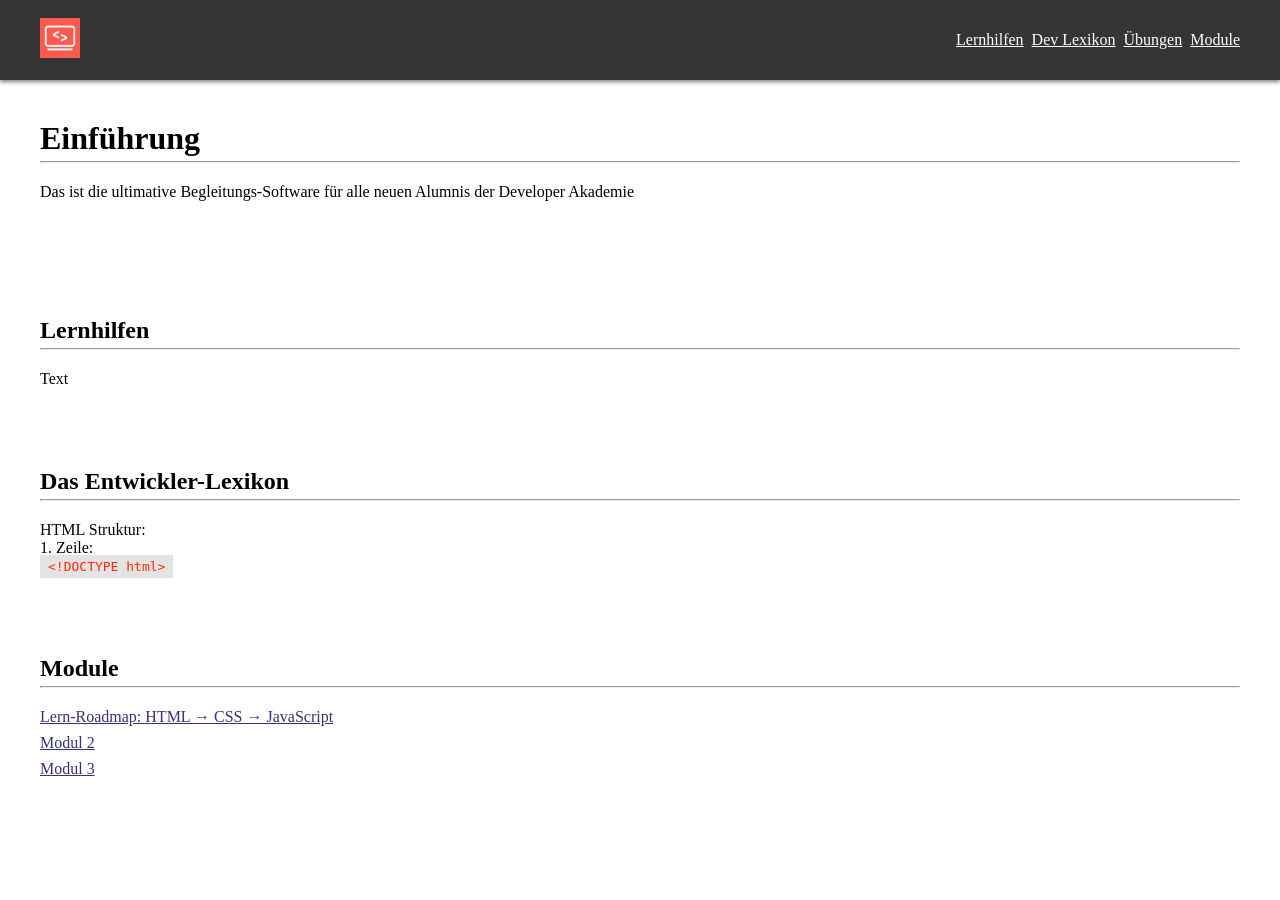
<file: index.html>
<!DOCTYPE html>
<html lang="de">

<head>
    <meta charset="UTF-8">
    <meta name="viewport" content="width=device-width, initial-scale=1.0">
    <title>
        Developer Akademie Companion
    </title>
    <link rel="stylesheet" href="styles.css">
</head>

<body>

    <header>
        <nav>
            <div class="logo">
                <a>
                    <img src="/img/da-logo.jpeg">
                </a>
            </div>
            <ul class="nav-links">
                <li><a href="#best-practices">Lernhilfen</a></li>
                <li><a href="#lexikon">Dev Lexikon</a></li>

                <li><a href="#exercises">Übungen</a></li>
                <li><a href="#modules">Module</a></li>
            </ul>
        </nav>
    </header>
    <main>
        <section>
            <h1>Einführung</h1>
            <hr>
            <p>Das ist die ultimative Begleitungs-Software für alle neuen Alumnis der Developer Akademie</p>
            <br>
            <br>

        </section>
        <section>
            <h2>
                Lernhilfen
            </h2>
            <hr>
            <p>Text</p>
        </section>
        <section>
            <h2>
                Das Entwickler-Lexikon
            </h2>
            <hr>
            <p>HTML Struktur:</p>
            <p>1. Zeile:</p>
            <code>&lt;!DOCTYPE html&gt;</code>
        </section>
        <section id="modules">
            <h2>
                Module
            </h2>
            <hr>
            <ul class="module-list">
                <li><a href="Roadmap/roadmap.html">Lern-Roadmap: HTML → CSS → JavaScript</a></li>
                <li><a href="Modul 2/module-2.html">Modul 2</a></li>
                <li><a href="Module 3/module-3.html">Modul 3</a></li>
            </ul>
        </section>

    </main>


</body>

</html>
</file>
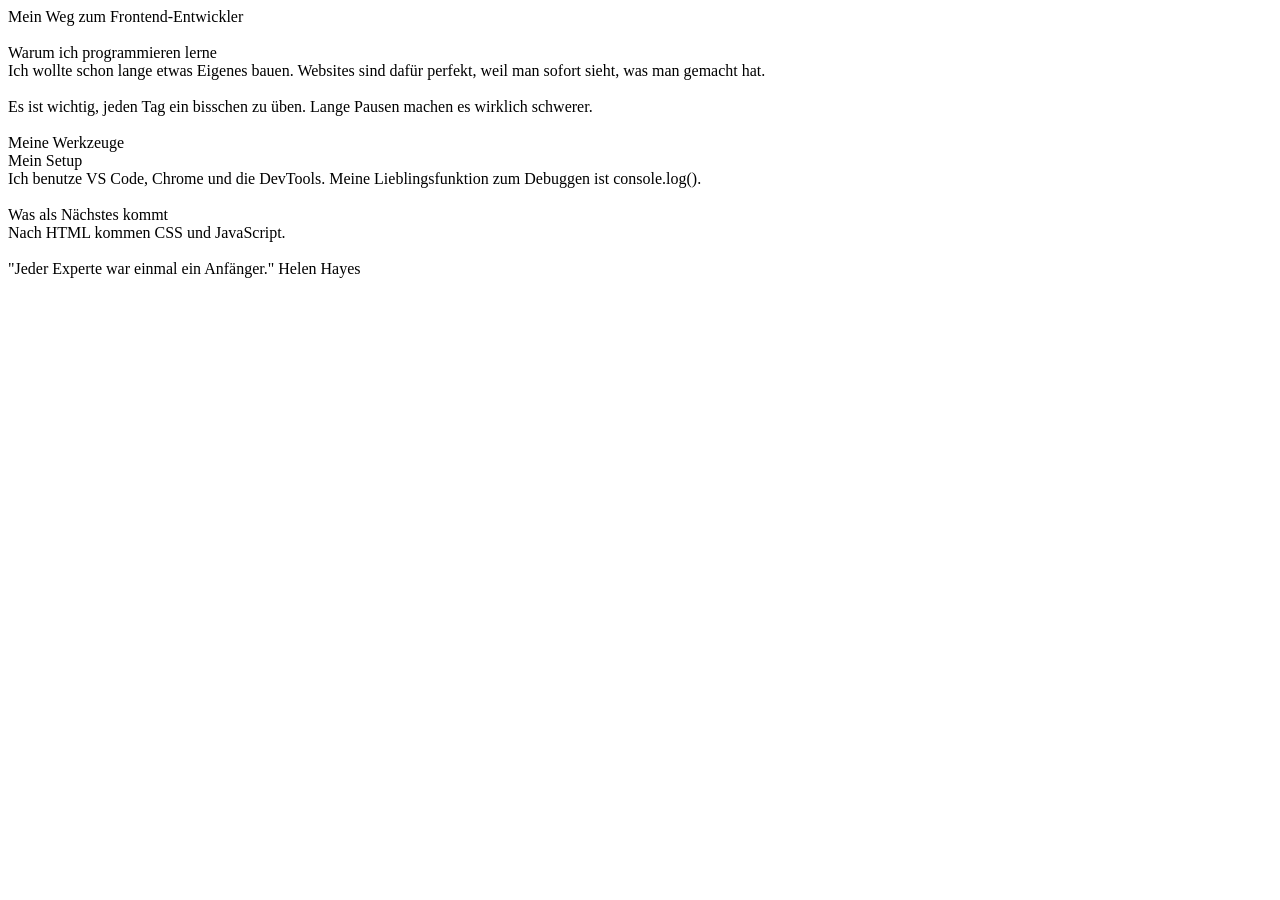
<file: uebungen/html/02-text-struktur/index.html>
<!DOCTYPE html>
<html lang="de">
<head>
    <meta charset="UTF-8">
    <meta name="viewport" content="width=device-width, initial-scale=1.0">
    <title>Challenge 02 · Text-Struktur</title>
</head>
<body>
    <!-- Strukturiere diesen Text. Ändere die Wörter nicht, nur die Tags. -->
    <div>
        Mein Weg zum Frontend-Entwickler
        <br><br>
        Warum ich programmieren lerne
        <br>
        Ich wollte schon lange etwas Eigenes bauen. Websites sind dafür perfekt, weil man sofort sieht, was man gemacht hat.
        <br><br>
        Es ist wichtig, jeden Tag ein bisschen zu üben. Lange Pausen machen es wirklich schwerer.
        <br><br>
        Meine Werkzeuge
        <br>
        Mein Setup
        <br>
        Ich benutze VS Code, Chrome und die DevTools. Meine Lieblingsfunktion zum Debuggen ist console.log().
        <br><br>
        Was als Nächstes kommt
        <br>
        Nach HTML kommen CSS und JavaScript.
        <br><br>
        "Jeder Experte war einmal ein Anfänger." Helen Hayes
    </div>
</body>
</html>
</file>
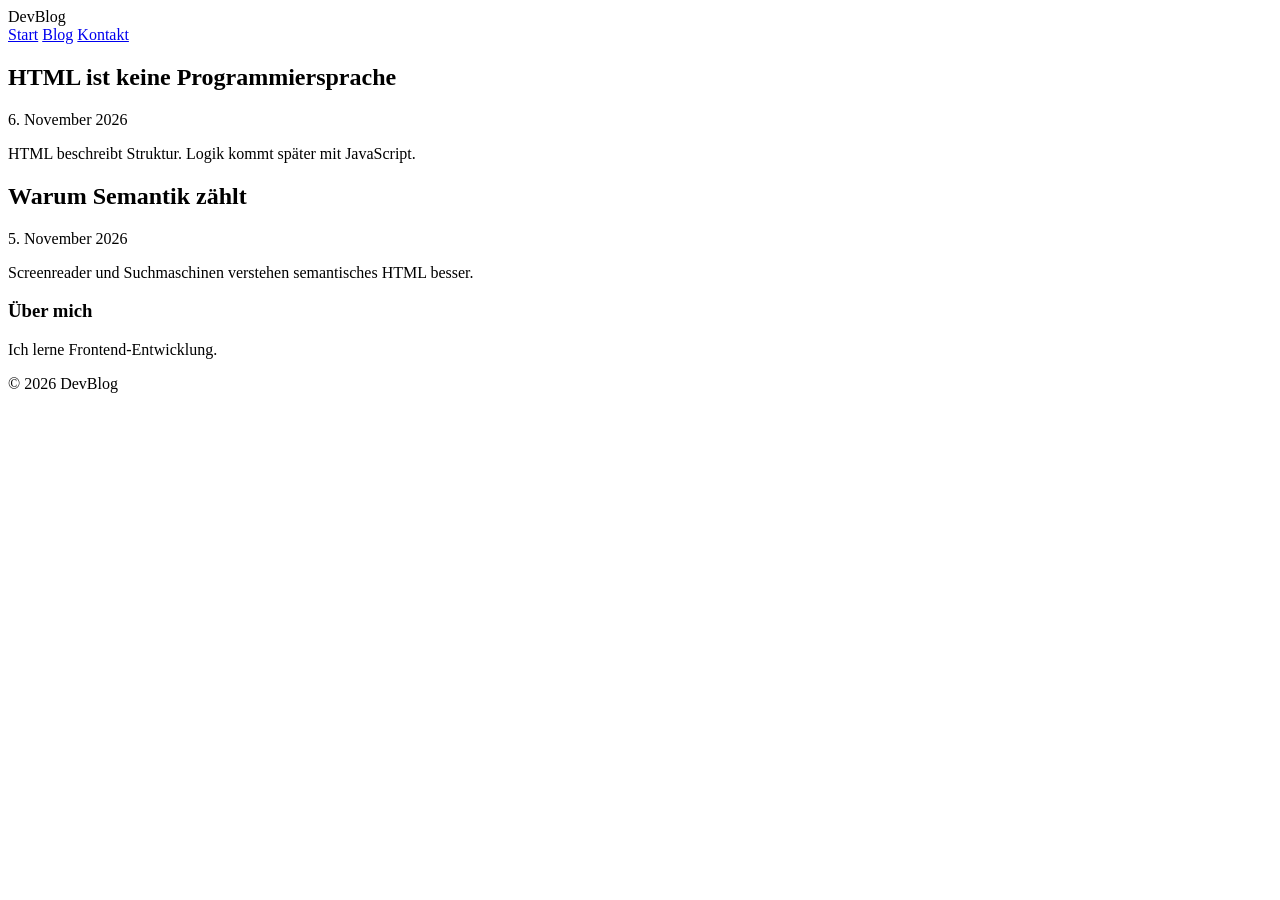
<file: uebungen/html/03-semantik/index.html>
<!DOCTYPE html>
<html lang="de">
<head>
    <meta charset="UTF-8">
    <meta name="viewport" content="width=device-width, initial-scale=1.0">
    <title>Challenge 03 · Semantik</title>
</head>
<body>
    <div class="header">
        <div class="logo">DevBlog</div>
        <div class="navigation">
            <a href="#">Start</a>
            <a href="#">Blog</a>
            <a href="#">Kontakt</a>
        </div>
    </div>

    <div class="main-content">
        <div class="post">
            <div class="post-header">
                <h2>HTML ist keine Programmiersprache</h2>
                <div class="date">6. November 2026</div>
            </div>
            <p>HTML beschreibt Struktur. Logik kommt später mit JavaScript.</p>
        </div>

        <div class="post">
            <div class="post-header">
                <h2>Warum Semantik zählt</h2>
                <div class="date">5. November 2026</div>
            </div>
            <p>Screenreader und Suchmaschinen verstehen semantisches HTML besser.</p>
        </div>
    </div>

    <div class="sidebar">
        <h3>Über mich</h3>
        <p>Ich lerne Frontend-Entwicklung.</p>
    </div>

    <div class="footer">
        <p>&copy; 2026 DevBlog</p>
    </div>
</body>
</html>
</file>
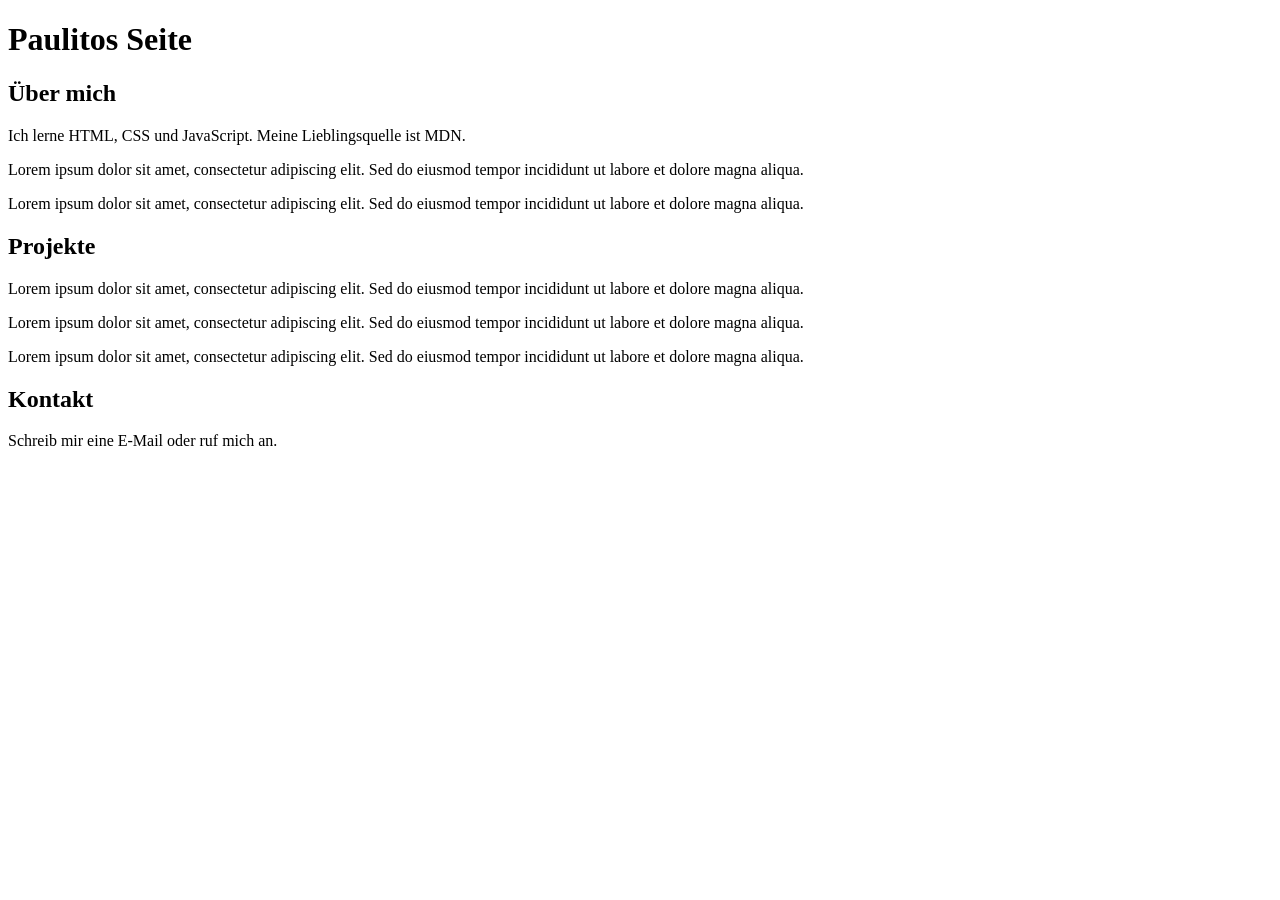
<file: uebungen/html/04-links/index.html>
<!DOCTYPE html>
<html lang="de">
<head>
    <meta charset="UTF-8">
    <meta name="viewport" content="width=device-width, initial-scale=1.0">
    <title>Challenge 04 · Links</title>
</head>
<body>
    <header>
        <h1>Paulitos Seite</h1>
        <!-- Navigation hierher -->
    </header>

    <main>
        <section>
            <h2>Über mich</h2>
            <p>Ich lerne HTML, CSS und JavaScript. Meine Lieblingsquelle ist MDN.</p>
            <p>Lorem ipsum dolor sit amet, consectetur adipiscing elit. Sed do eiusmod tempor incididunt ut labore et dolore magna aliqua.</p>
            <p>Lorem ipsum dolor sit amet, consectetur adipiscing elit. Sed do eiusmod tempor incididunt ut labore et dolore magna aliqua.</p>
        </section>

        <section>
            <h2>Projekte</h2>
            <p>Lorem ipsum dolor sit amet, consectetur adipiscing elit. Sed do eiusmod tempor incididunt ut labore et dolore magna aliqua.</p>
            <p>Lorem ipsum dolor sit amet, consectetur adipiscing elit. Sed do eiusmod tempor incididunt ut labore et dolore magna aliqua.</p>
            <p>Lorem ipsum dolor sit amet, consectetur adipiscing elit. Sed do eiusmod tempor incididunt ut labore et dolore magna aliqua.</p>
        </section>

        <section>
            <h2>Kontakt</h2>
            <p>Schreib mir eine E-Mail oder ruf mich an.</p>
        </section>
    </main>

    <footer>
        <!-- Link zum Impressum hierher -->
    </footer>
</body>
</html>
</file>
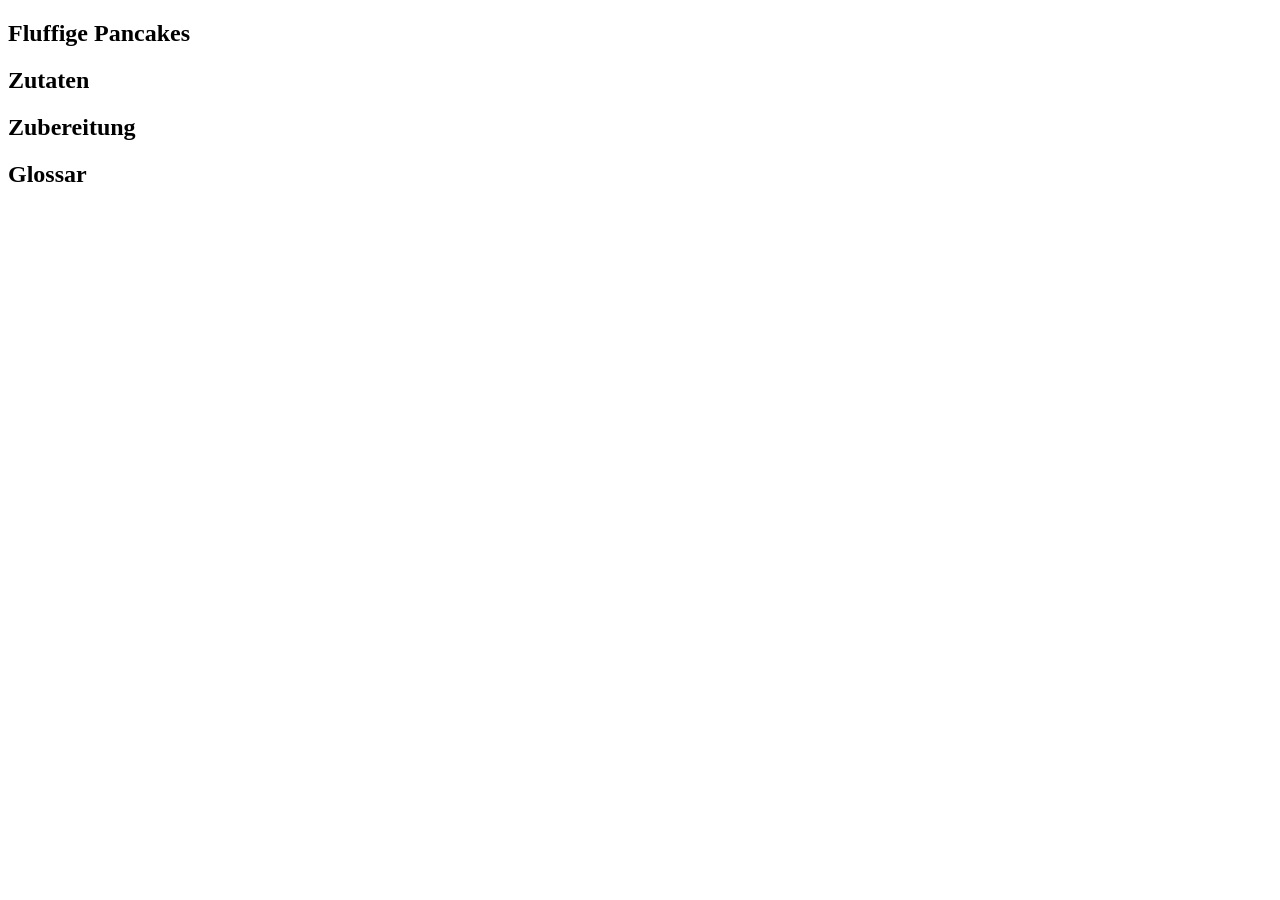
<file: uebungen/html/05-listen/index.html>
<!DOCTYPE html>
<html lang="de">
<head>
    <meta charset="UTF-8">
    <meta name="viewport" content="width=device-width, initial-scale=1.0">
    <title>Challenge 05 · Listen</title>
</head>
<body>
    <main>
        <article>
            <h1>Fluffige Pancakes</h1>

            <h2>Zutaten</h2>
            <!-- hier -->

            <h2>Zubereitung</h2>
            <!-- hier -->

            <h2>Glossar</h2>
            <!-- hier -->
        </article>
    </main>
</body>
</html>
</file>
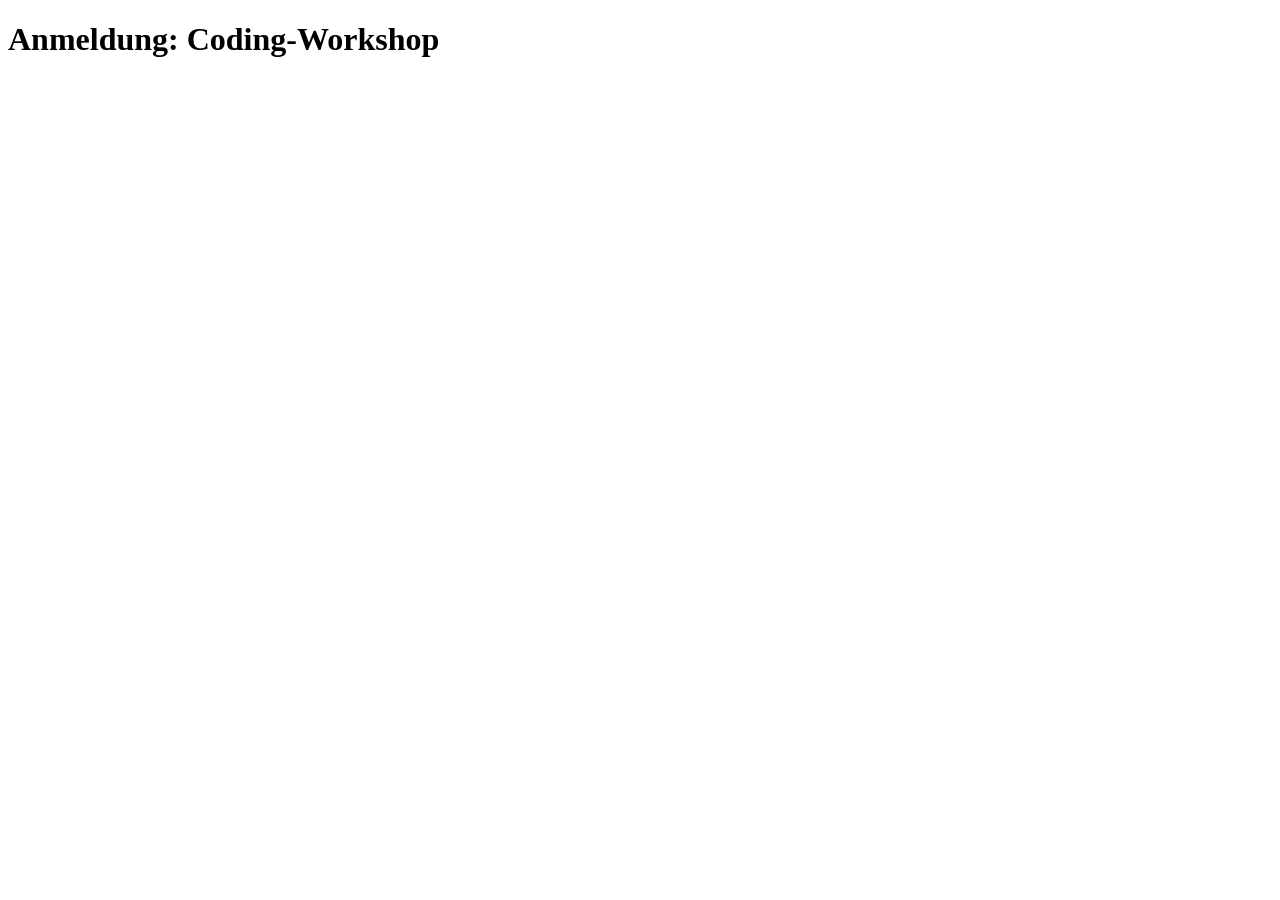
<file: uebungen/html/07-formulare/index.html>
<!DOCTYPE html>
<html lang="de">
<head>
    <meta charset="UTF-8">
    <meta name="viewport" content="width=device-width, initial-scale=1.0">
    <title>Challenge 07 · Formulare</title>
</head>
<body>
    <main>
        <h1>Anmeldung: Coding-Workshop</h1>
        <form action="#" method="post">
            <!-- dein Formular hierher -->
        </form>
    </main>
</body>
</html>
</file>
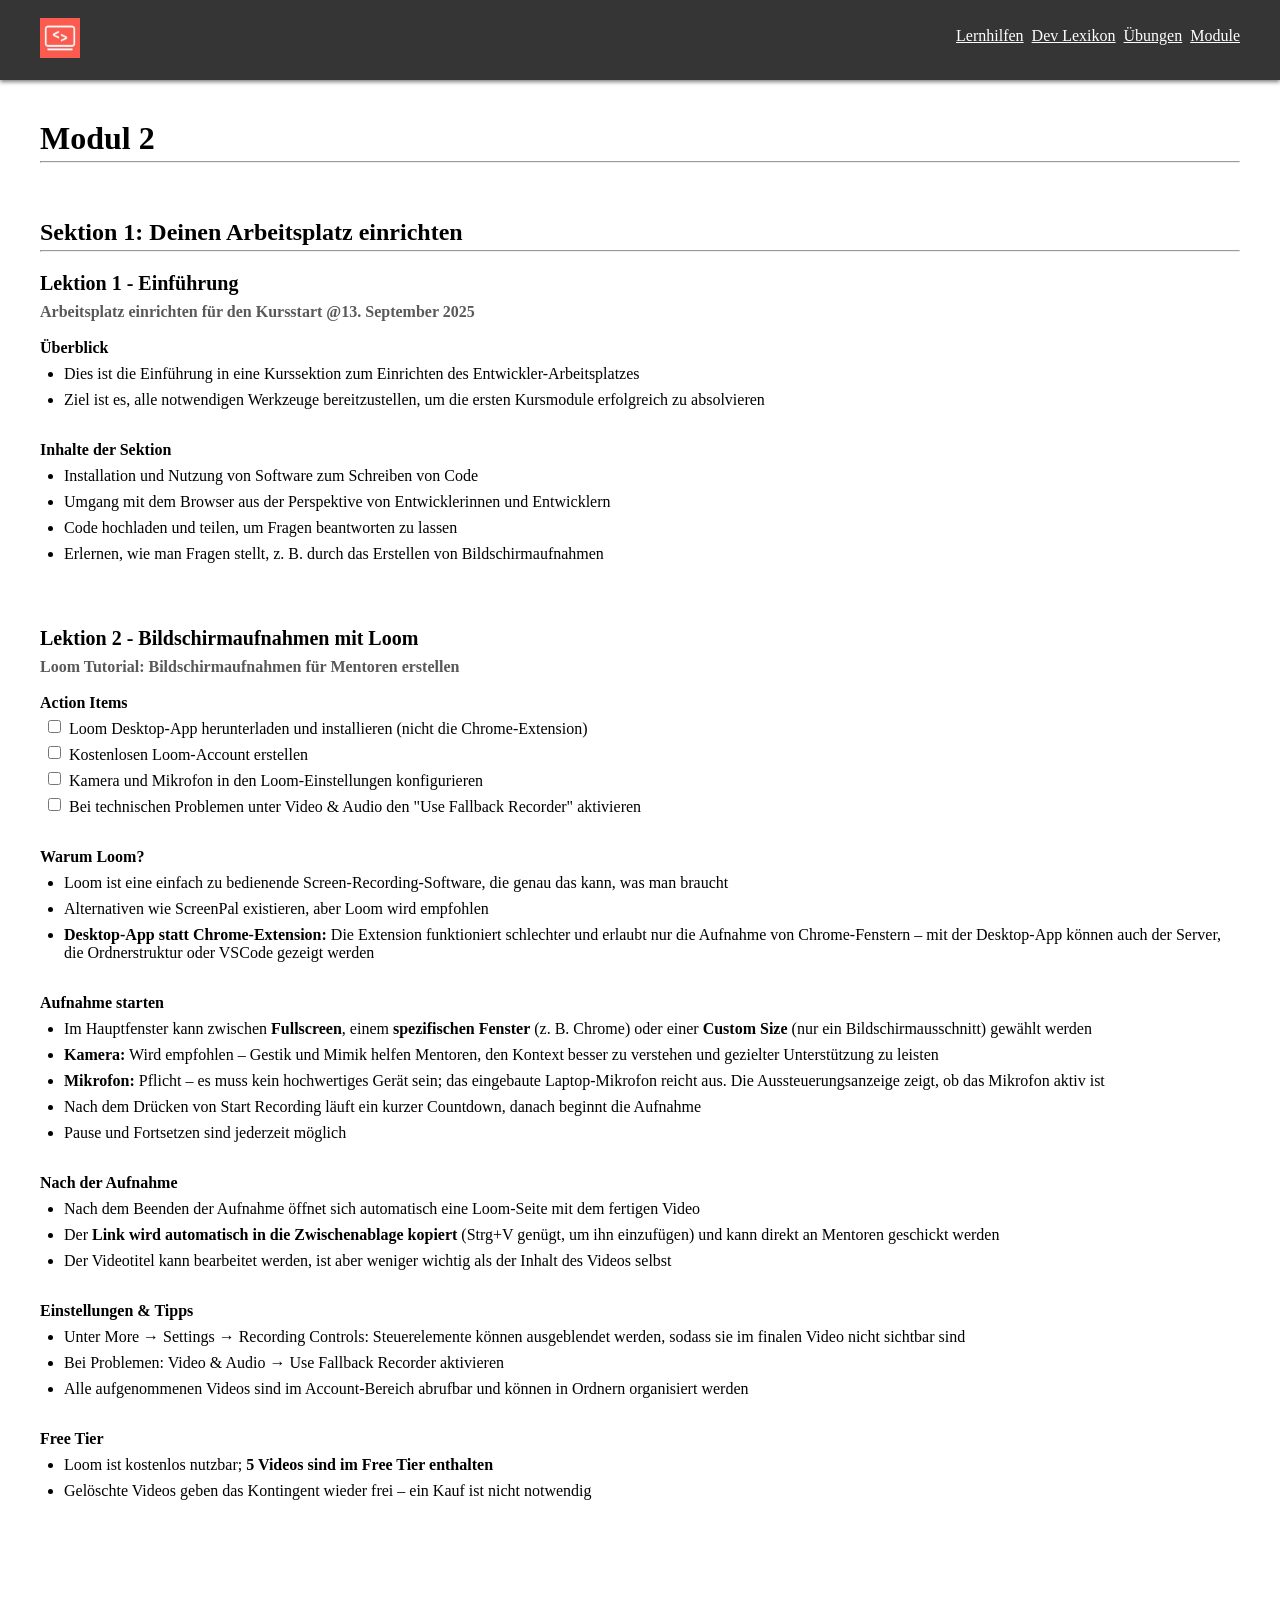
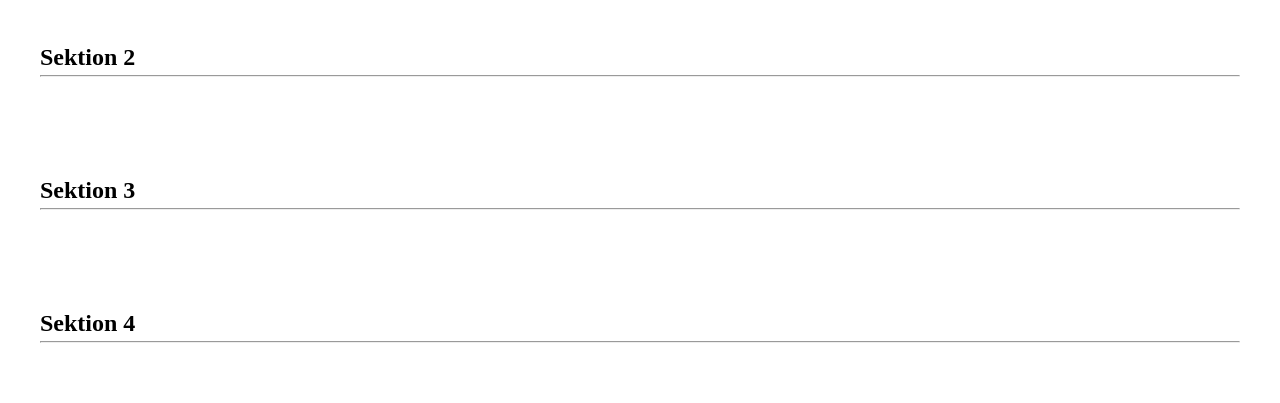
<file: Modul 2/module-2.html>
<!DOCTYPE html>
<html lang="de">

<head>
    <meta charset="UTF-8">
    <title>Modul 2</title>
    <link rel="stylesheet" href="module-2.css">
</head>

<body>
    <header>
        <nav>
            <div class="logo">
                <a>
                    <img src="../img/da-logo.jpeg">
                </a>
            </div>
            <ul class="nav-links">
                <li><a href="#best-practices">Lernhilfen</a></li>
                <li><a href="#lexikon">Dev Lexikon</a></li>

                <li><a href="#exercises">Übungen</a></li>
                <li><a href="#modules">Module</a></li>
            </ul>
        </nav>
    </header>
    <section>
        <h1>Modul 2</h1>
        <hr>
        <br>
        <br>
        <h2>Sektion 1: Deinen Arbeitsplatz einrichten</h2>
        <hr>
        <div class="lecture">
            <h3>Lektion 1 - Einführung</h3>
            <h4>Arbeitsplatz einrichten für den Kursstart @13. September 2025</h4>
            <br>
            <span><strong>Überblick</strong></span>
            <br>
            <ul class="list">
                <li>Dies ist die Einführung in eine Kurssektion zum Einrichten des Entwickler-Arbeitsplatzes</li>
                <li>Ziel ist es, alle notwendigen Werkzeuge bereitzustellen, um die ersten Kursmodule erfolgreich zu
                    absolvieren</li>
            </ul>
            <span><strong>Inhalte der Sektion</strong></span>
            <ul class="list">
                <li>Installation und Nutzung von Software zum Schreiben von Code</li>
                <li>Umgang mit dem Browser aus der Perspektive von Entwicklerinnen und Entwicklern</li>
                <li>Code hochladen und teilen, um Fragen beantworten zu lassen</li>
                <li>Erlernen, wie man Fragen stellt, z. B. durch das Erstellen von Bildschirmaufnahmen</li>
            </ul>
        </div>

        <div class="lecture">
            <h3>Lektion 2 - Bildschirmaufnahmen mit Loom</h3>
            <h4>Loom Tutorial: Bildschirmaufnahmen für Mentoren erstellen</h4>
            <br>
            <span><strong>Action Items</strong></span>
            <ul class="list no_dots">
                <li class="checkbox">
                    <input type="checkbox">Loom Desktop-App herunterladen und installieren (nicht die
                    Chrome-Extension)</input>
                </li>
                <li class="checkbox">
                    <input type="checkbox">Kostenlosen Loom-Account erstellen</input>
                </li>
                <li class="checkbox">
                    <input type="checkbox">Kamera und Mikrofon in den Loom-Einstellungen konfigurieren</input>
                </li>
                <li class="checkbox">
                    <input type="checkbox">Bei technischen Problemen unter Video & Audio den "Use Fallback Recorder"
                    aktivieren</input>
                </li>
            </ul>

            <span><strong>Warum Loom?</strong></span>
            <ul class="list">
                <li>Loom ist eine einfach zu bedienende Screen-Recording-Software, die genau das kann, was man braucht
                </li>
                <li>Alternativen wie ScreenPal existieren, aber Loom wird empfohlen</li>
                <li><strong>Desktop-App statt Chrome-Extension:</strong> Die Extension funktioniert schlechter und
                    erlaubt nur die Aufnahme von Chrome-Fenstern – mit der Desktop-App können auch der Server, die
                    Ordnerstruktur oder VSCode gezeigt werden</li>
            </ul>

            <span><strong>Aufnahme starten</strong></span>
            <ul class="list">
                <li>Im Hauptfenster kann zwischen <strong>Fullscreen</strong>, einem <strong>spezifischen
                        Fenster</strong> (z. B. Chrome)
                    oder einer <strong>Custom Size</strong>
                    (nur ein Bildschirmausschnitt) gewählt werden
                </li>
                <li><strong>Kamera:</strong> Wird empfohlen – Gestik und Mimik helfen Mentoren, den Kontext besser zu
                    verstehen und gezielter Unterstützung zu leisten</li>
                <li><strong>Mikrofon:</strong> Pflicht – es muss kein hochwertiges Gerät sein; das eingebaute
                    Laptop-Mikrofon reicht aus. Die Aussteuerungsanzeige zeigt, ob das Mikrofon aktiv ist</li>
                <li>Nach dem Drücken von Start Recording läuft ein kurzer Countdown, danach beginnt die Aufnahme</li>
                <li>Pause und Fortsetzen sind jederzeit möglich</li>
            </ul>

            <span><strong>Nach der Aufnahme</strong></span>
            <ul class="list">
                <li>Nach dem Beenden der Aufnahme öffnet sich automatisch eine Loom-Seite mit dem fertigen Video</li>
                <li>Der <strong>Link wird automatisch in die Zwischenablage kopiert</strong> (Strg+V genügt, um ihn
                    einzufügen) und kann direkt an Mentoren geschickt werden</li>
                <li>Der Videotitel kann bearbeitet werden, ist aber weniger wichtig als der Inhalt des Videos selbst
                </li>
            </ul>

            <span><strong>Einstellungen & Tipps</strong></span>
            <ul class="list">
                <li>Unter More → Settings → Recording Controls: Steuerelemente können ausgeblendet werden, sodass sie im
                    finalen Video nicht sichtbar sind</li>
                <li>Bei Problemen: Video & Audio → Use Fallback Recorder aktivieren</li>
                <li>Alle aufgenommenen Videos sind im Account-Bereich abrufbar und können in Ordnern organisiert werden
                </li>
            </ul>

            <span><strong>Free Tier</strong></span>
            <ul class="list">
                <li>Loom ist kostenlos nutzbar; <strong>5 Videos sind im Free Tier enthalten</strong></li>
                <li>Gelöschte Videos geben das Kontingent wieder frei – ein Kauf ist nicht notwendig</li>
            </ul>
        </div>


    </section>

    <section>
        <h2>Sektion 2</h2>
        <hr>
    </section>
    <section>
        <h2>Sektion 3</h2>
        <hr>
    </section>
    <section>
        <h2>Sektion 4</h2>
        <hr>
    </section>

</body>

</html>
</file>
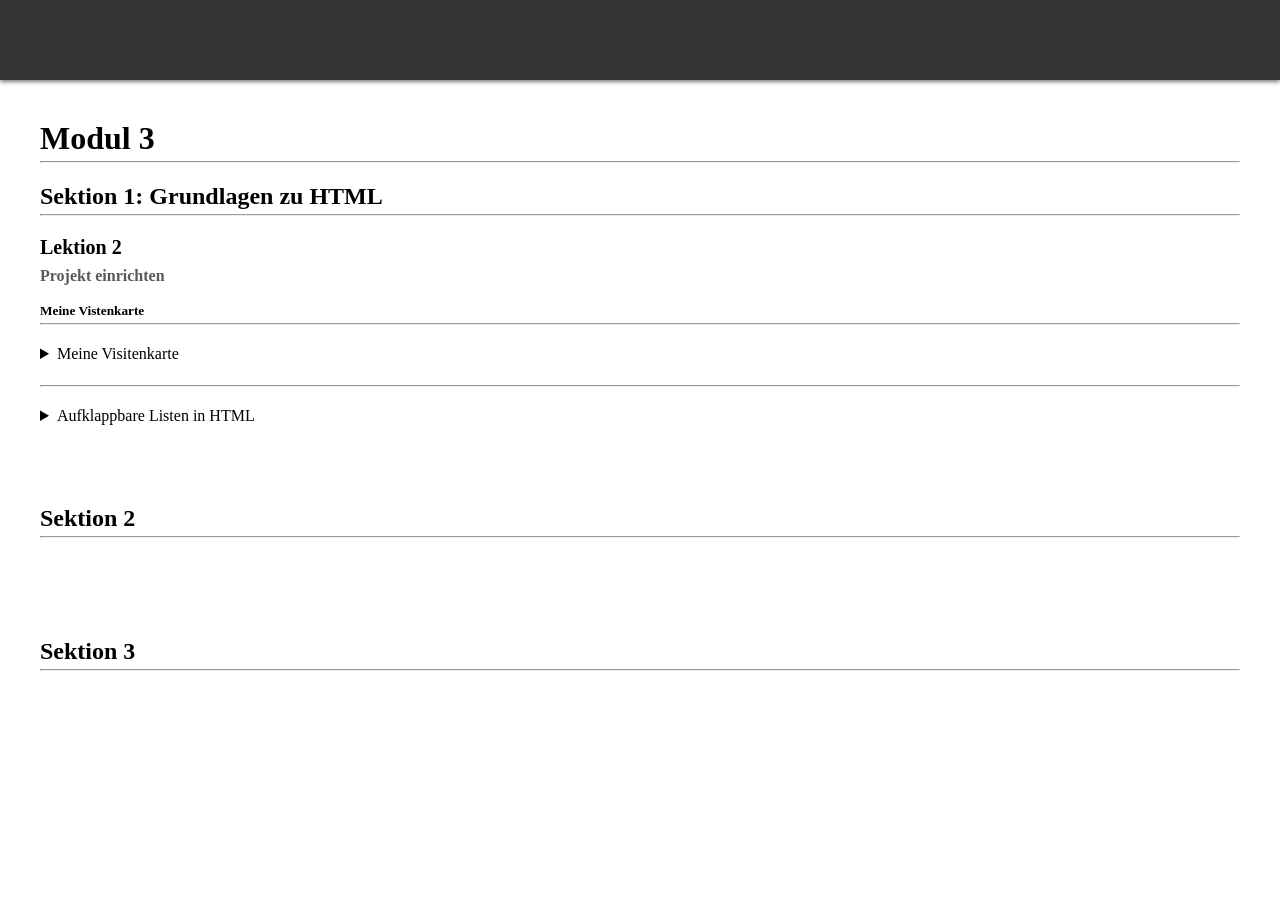
<file: modul-03/module-3.html>
<!DOCTYPE html>
<html lang="en">

<head>
    <meta charset="UTF-8">
    <title>Modul 3</title>
    <link rel="stylesheet" href="module-3.css">
</head>

<body>
    <header>

    </header>
    <section>
        <h1>Modul 3</h1>
        <hr>
        <h2>
            Sektion 1: Grundlagen zu HTML
        </h2>
        <hr>
        <h3>Lektion 2</h3>
        <h4>Projekt einrichten</h4>
        <br>
        <h5>Meine Vistenkarte</h5>
        <hr>
        <details>
            <summary>
                Meine Visitenkarte
            </summary>
            <h6>Paul Angeles</h6>
            <p>Ich bin Frontend Developer & Creator</p>


            <a href="https://www.linkedin.com/in/paul-angeles-chaquire/">Mein LinkedIn Profil</a>
        </details>

        <br>
        <hr>

        <details>
            <summary>Aufklappbare Listen in HTML</summary>
            <p>-<-details->-</p>
            --<-summary->- Klick mich zum Aufklappen -<- /-summary->-
                    <p>--<-p->-Hier ist der versteckte Inhalt, der beim Klick erscheint -<- /-p->-</p>
                    <p>-<- /-details->-</p>
        </details>
    </section>

    <section>
        <h2>Sektion 2</h2>
        <hr>
    </section>
    <section>
        <h2>Sektion 3</h2>
        <hr>
    </section>
</body>

</html>
</file>
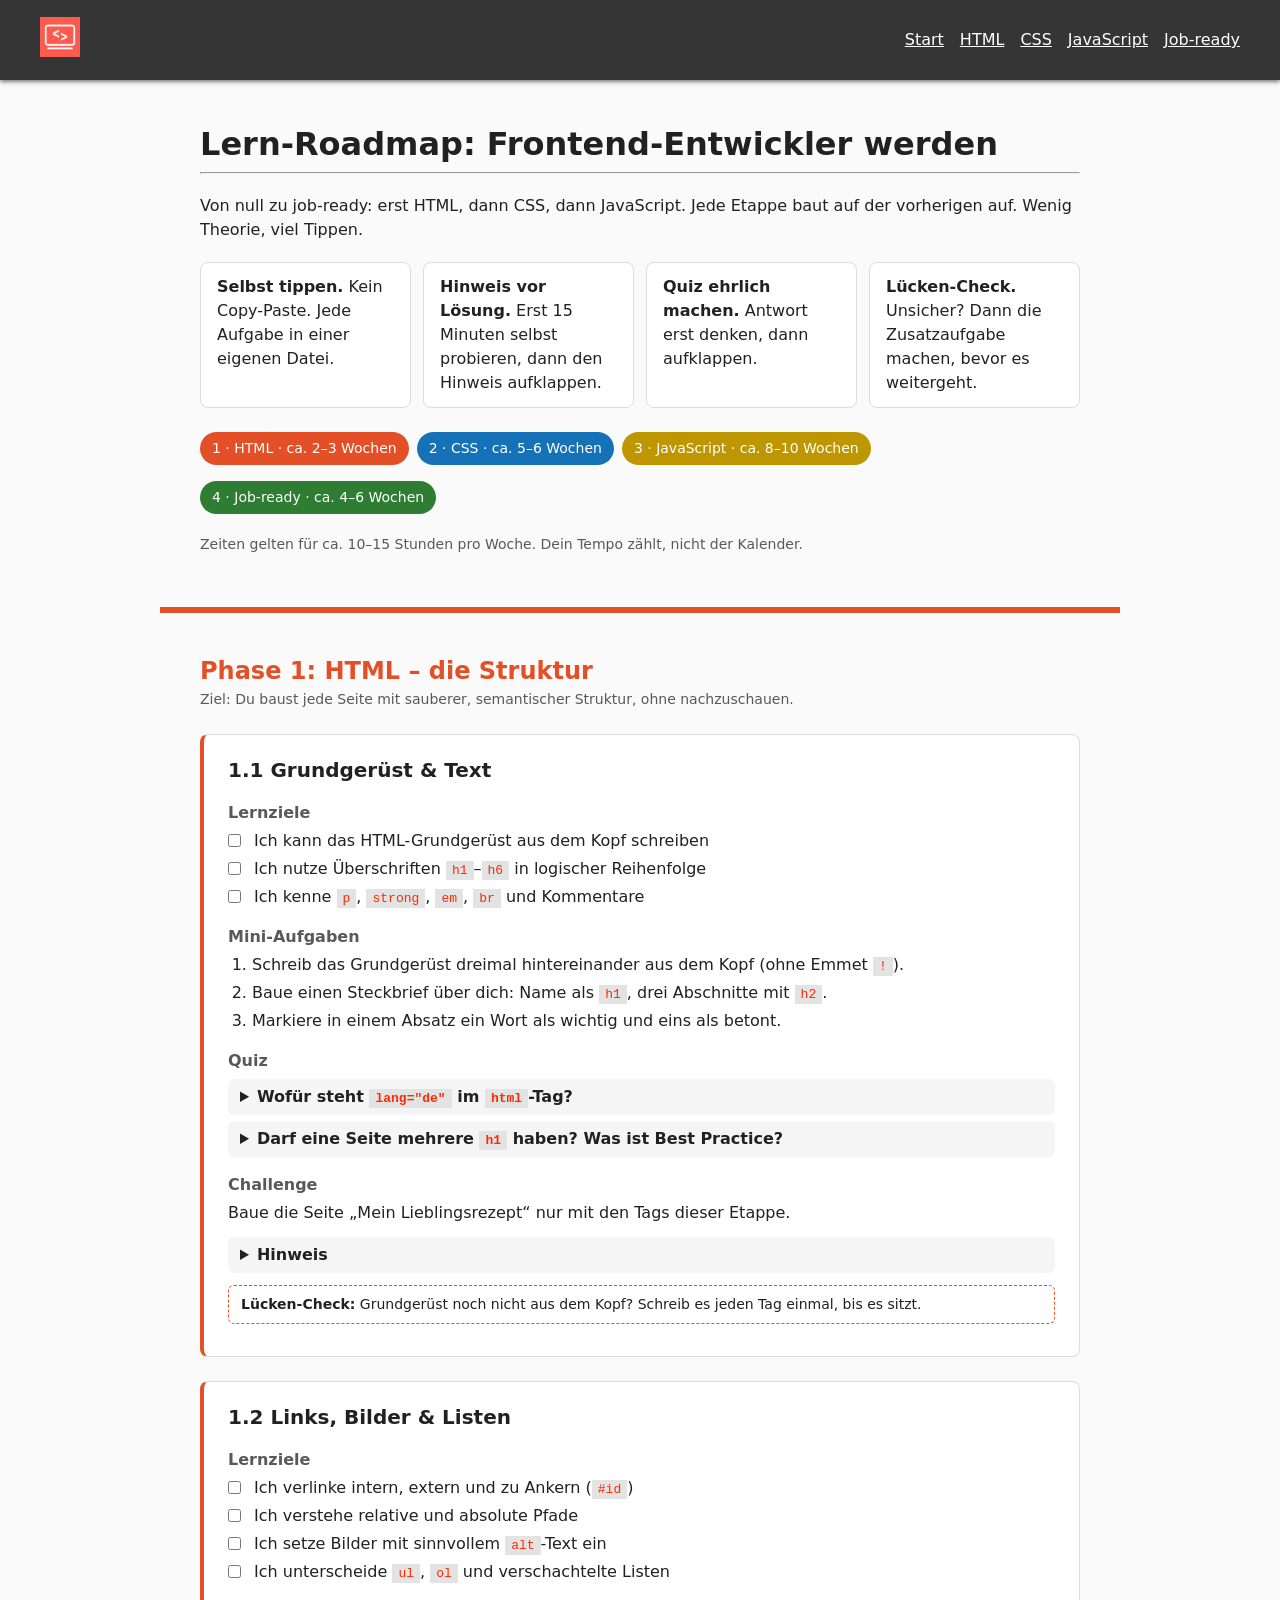
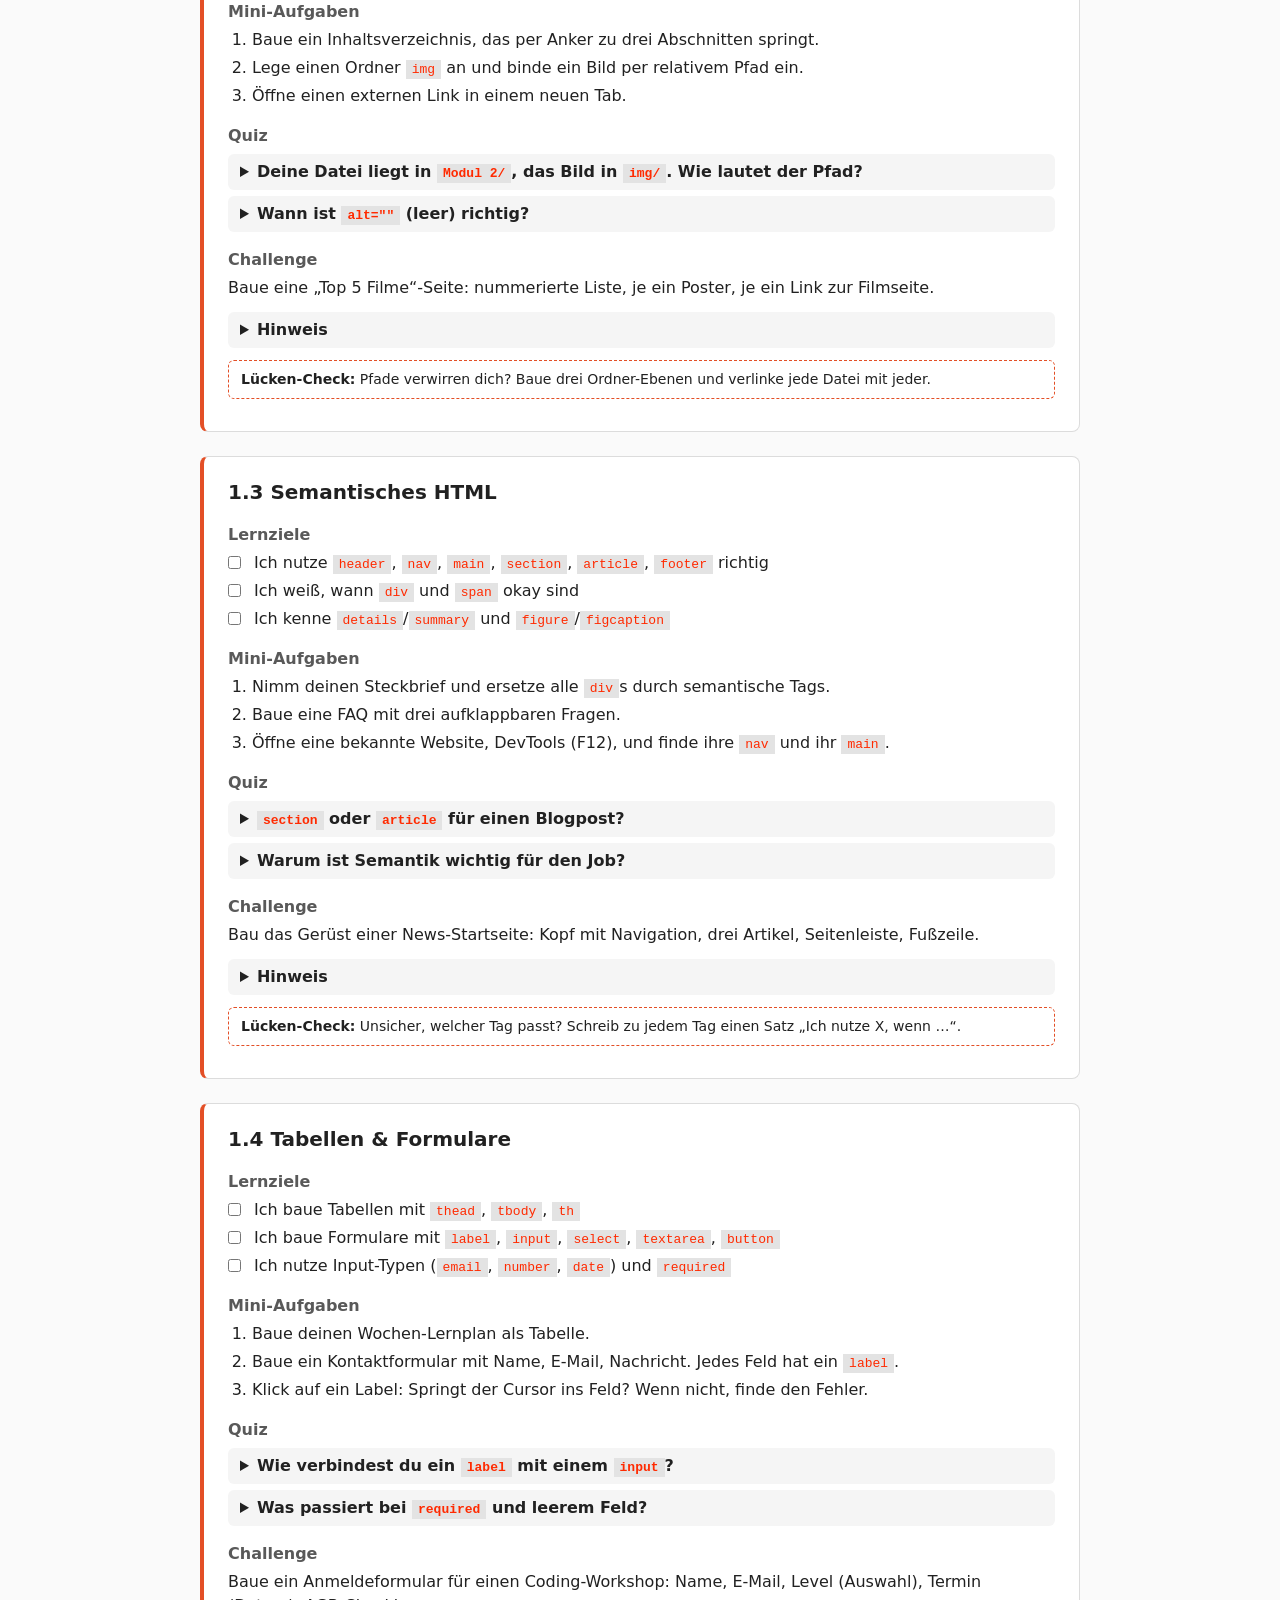
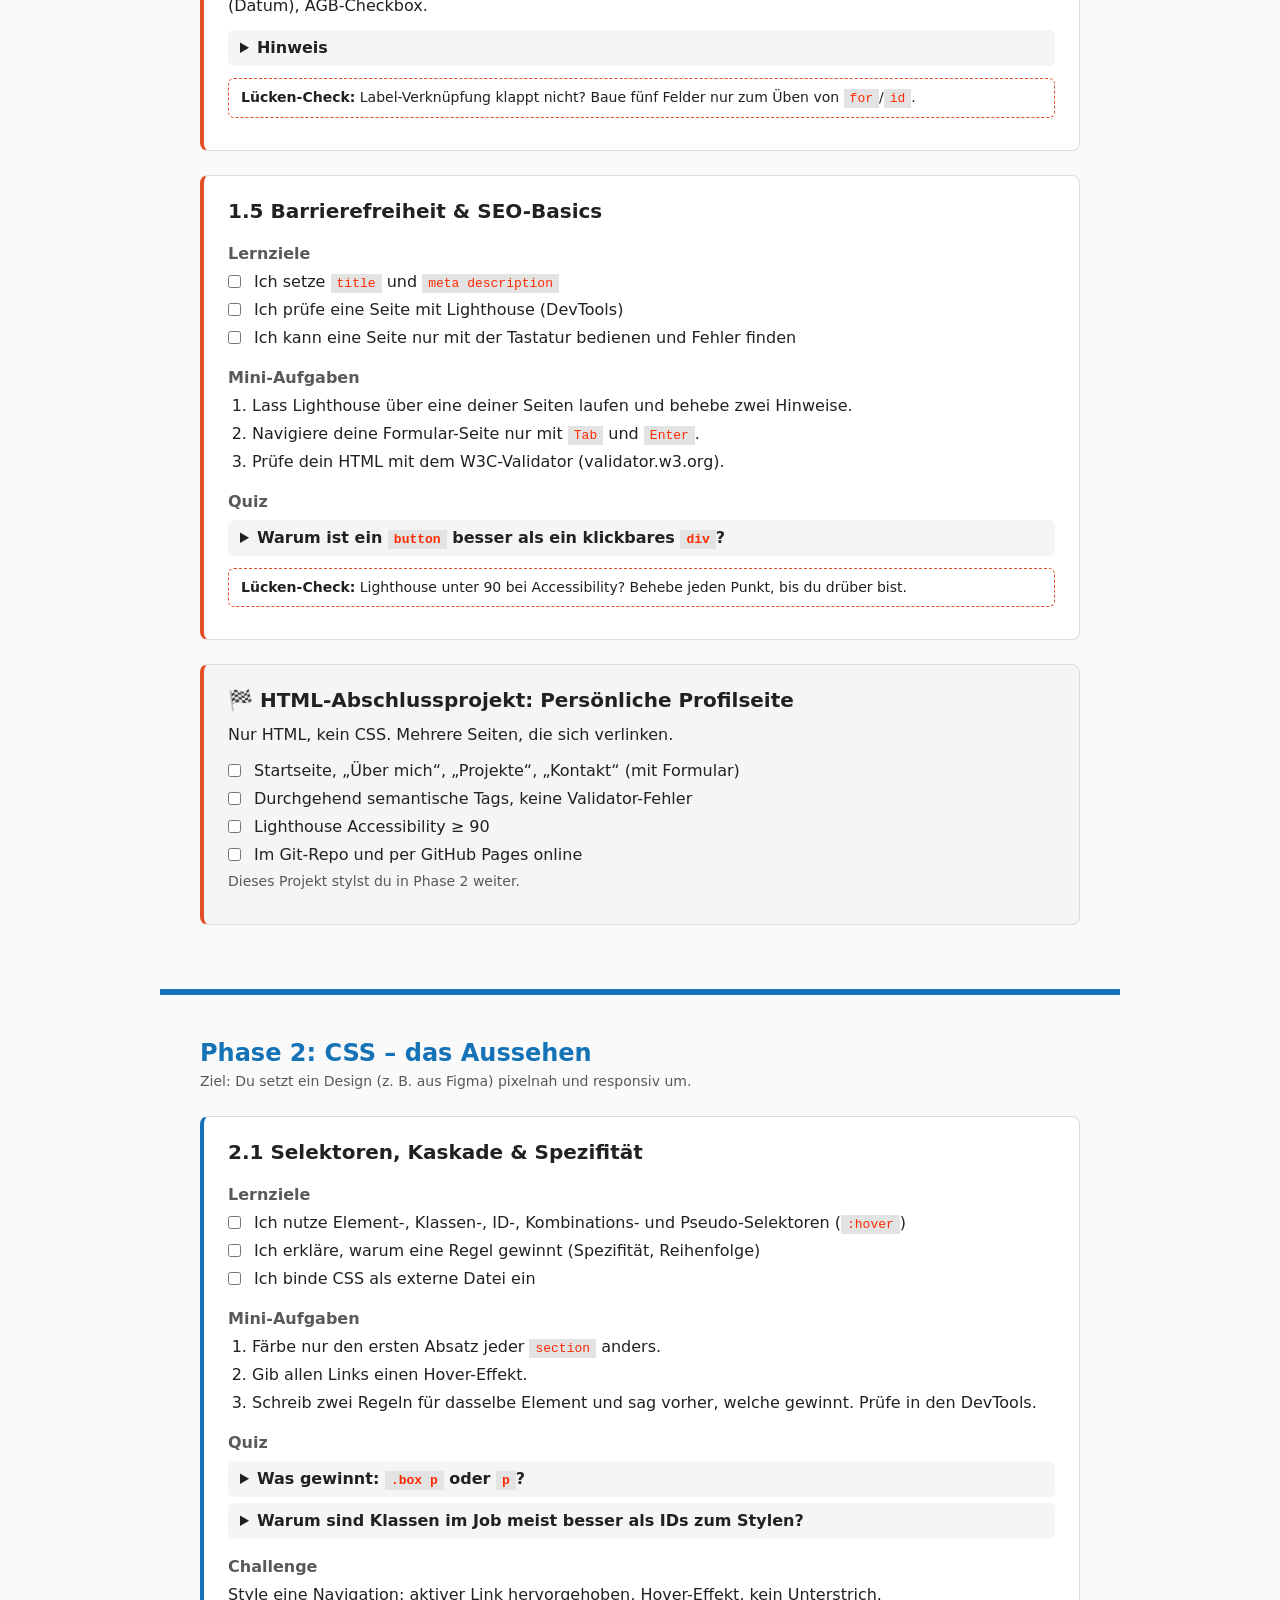
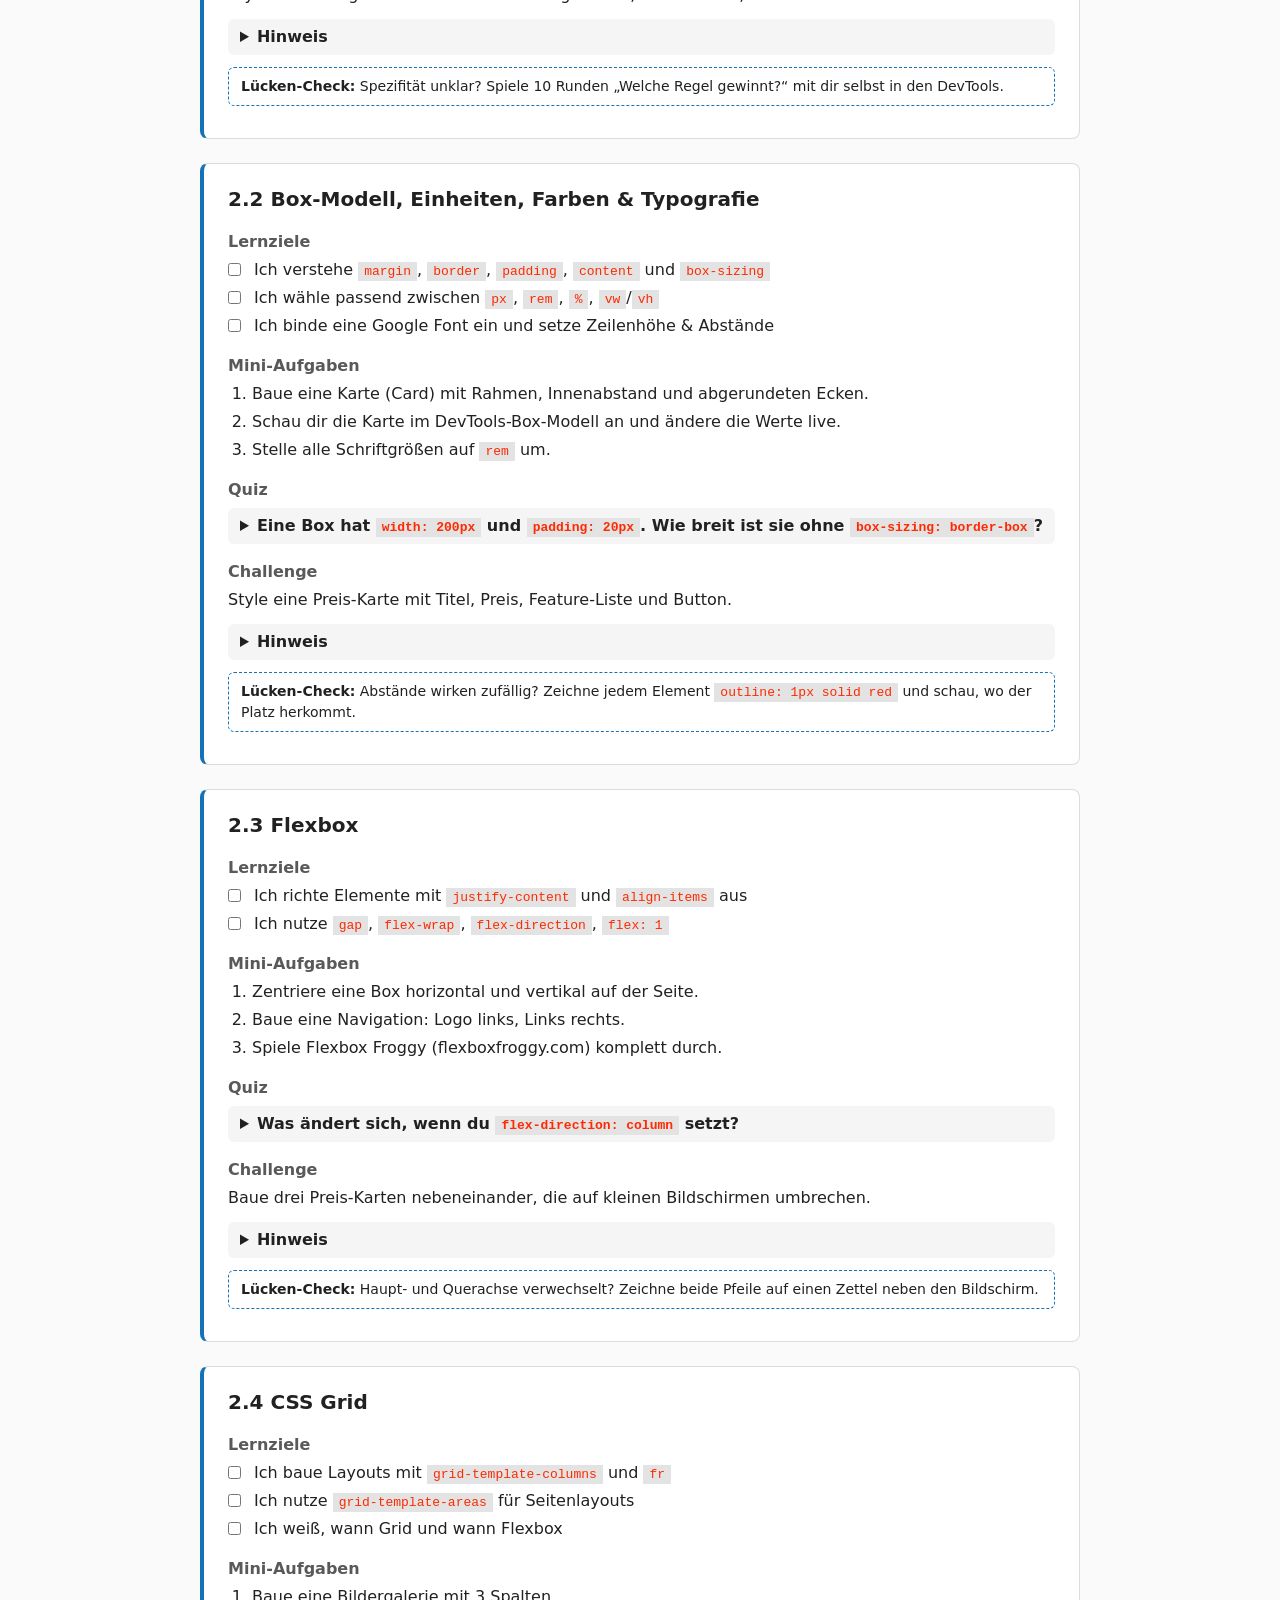
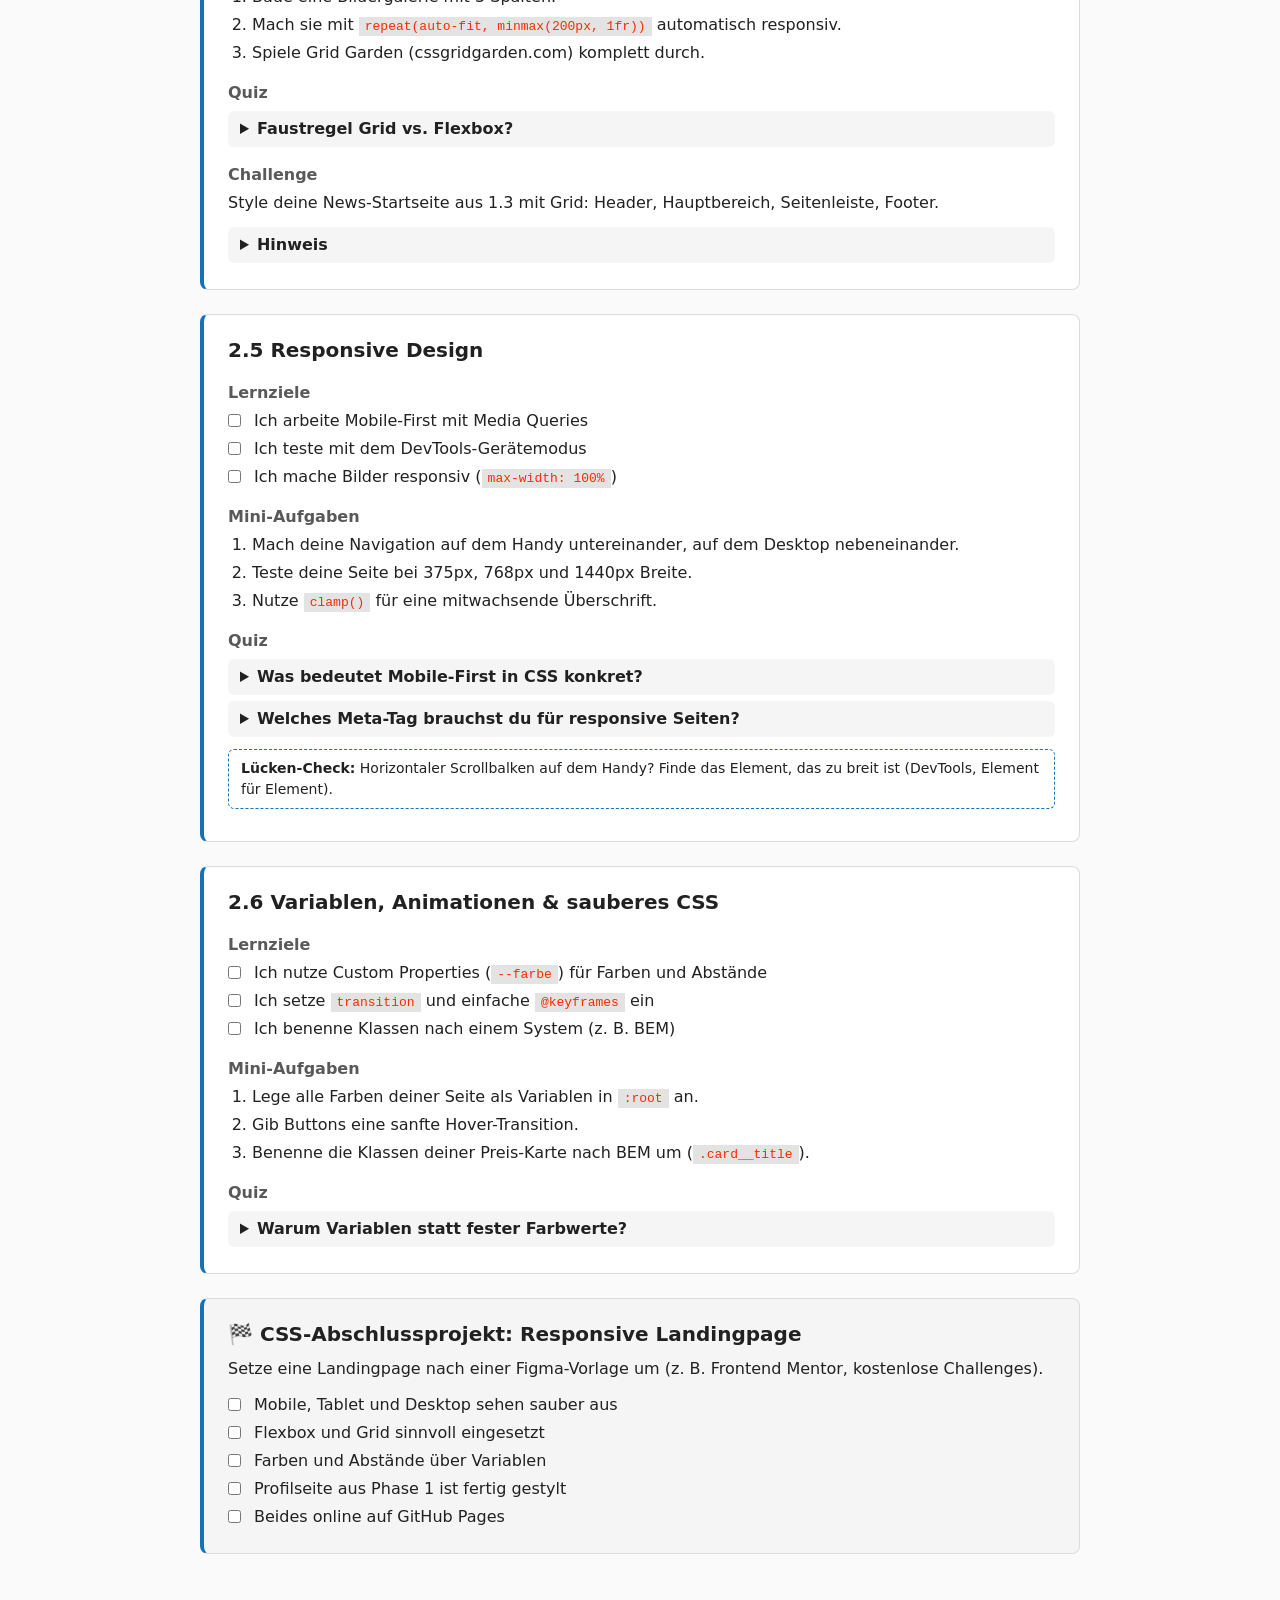
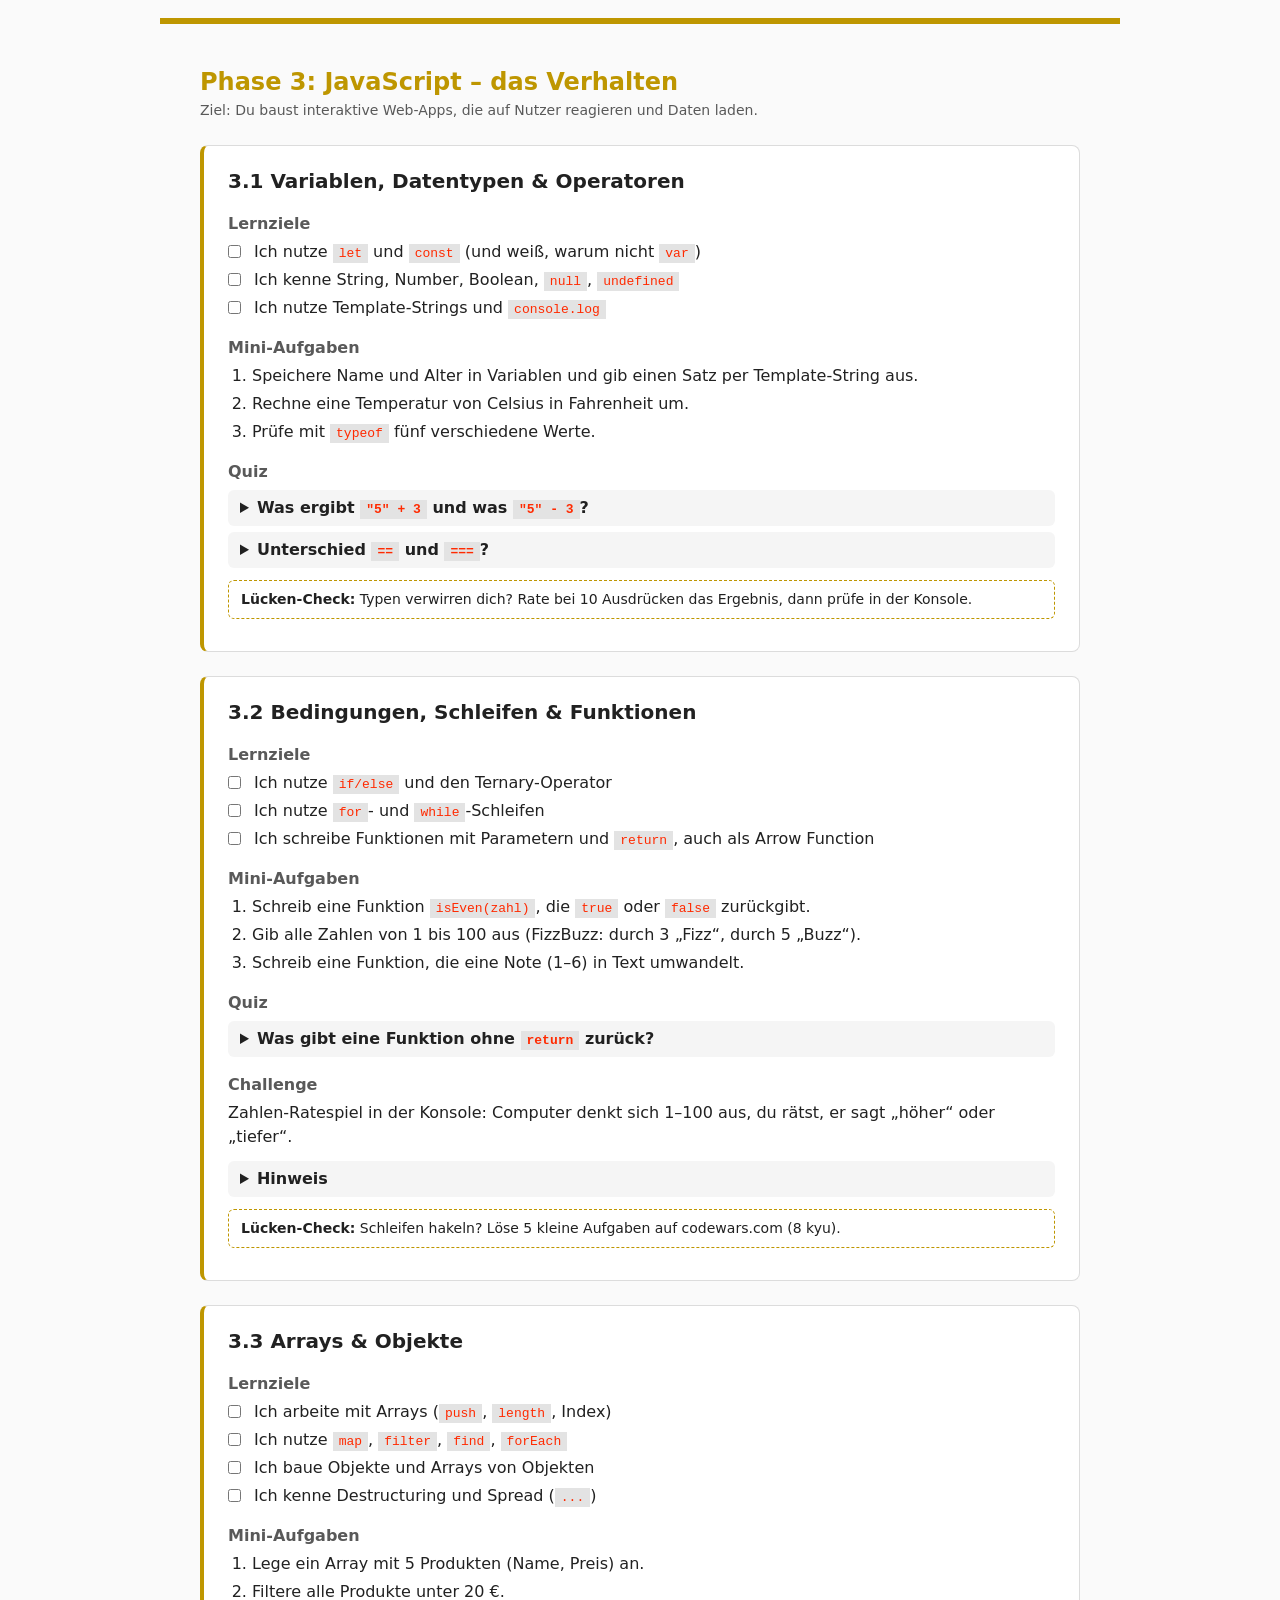
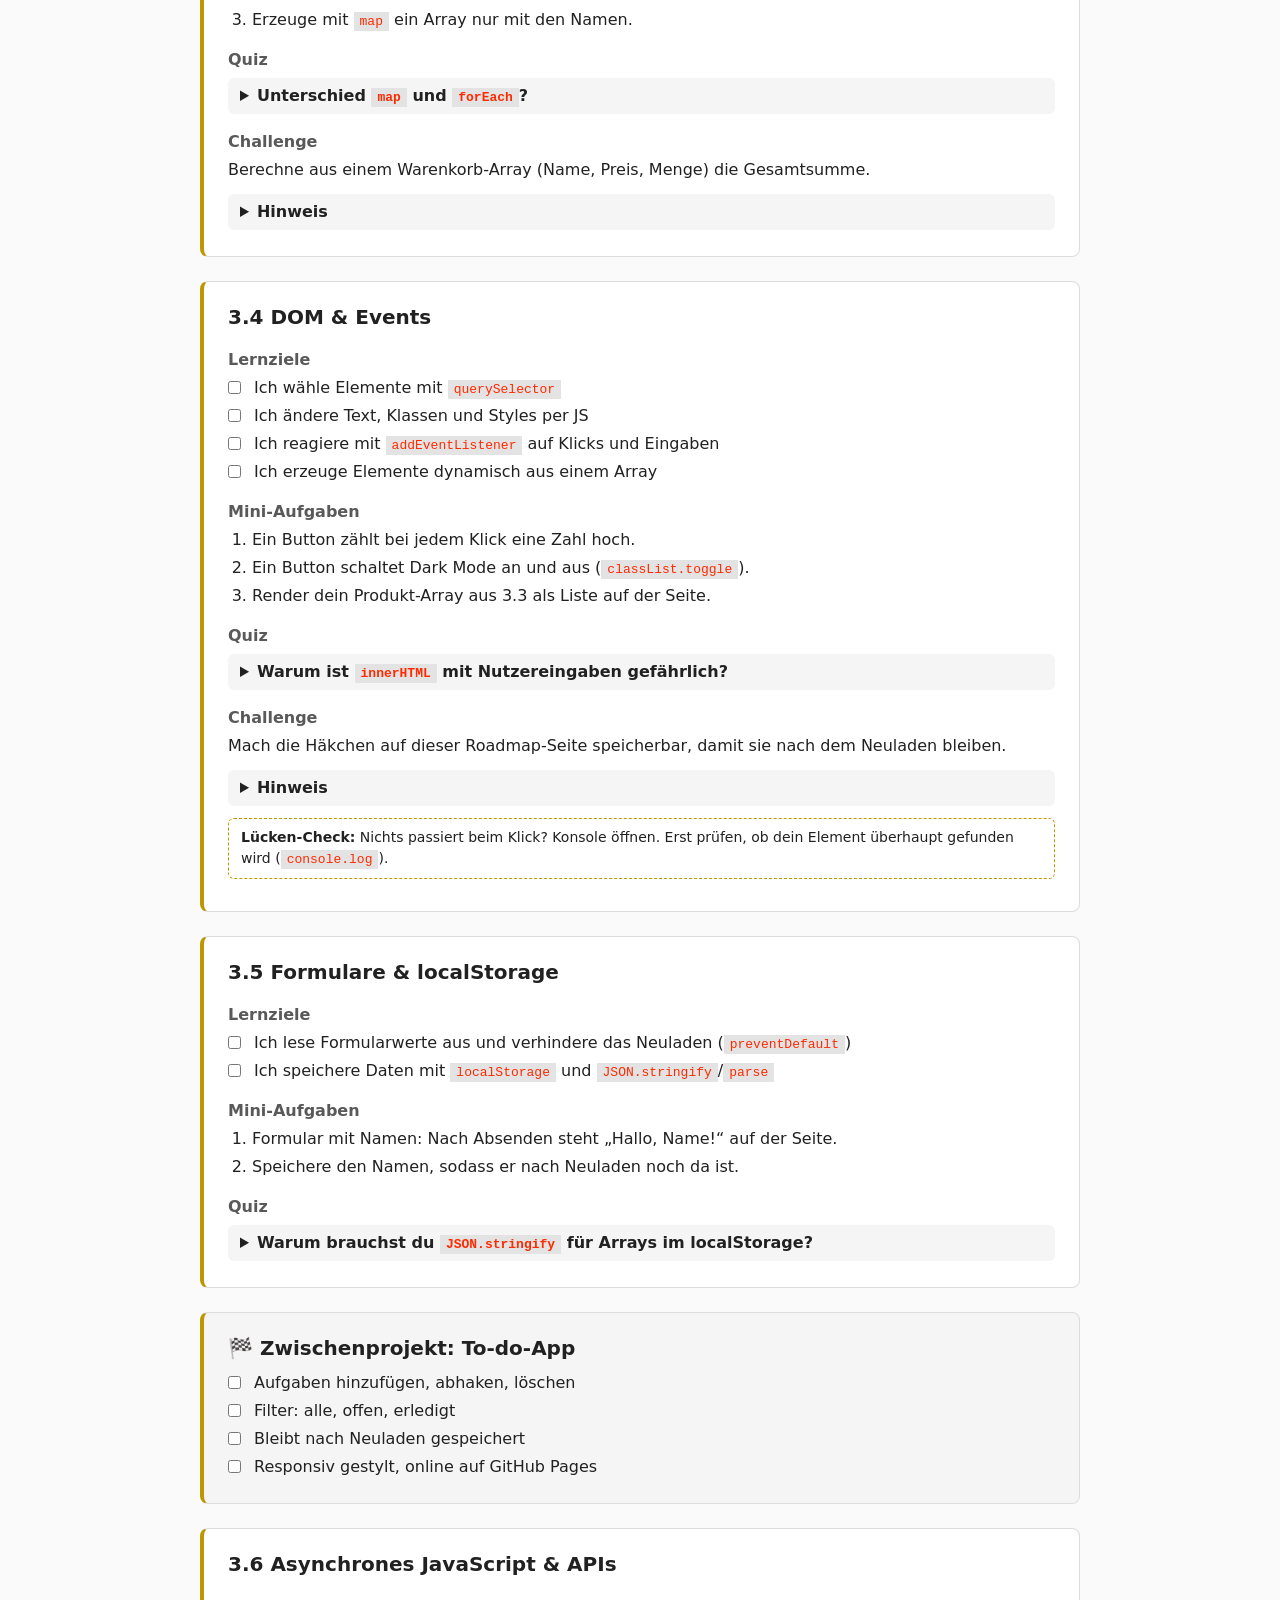
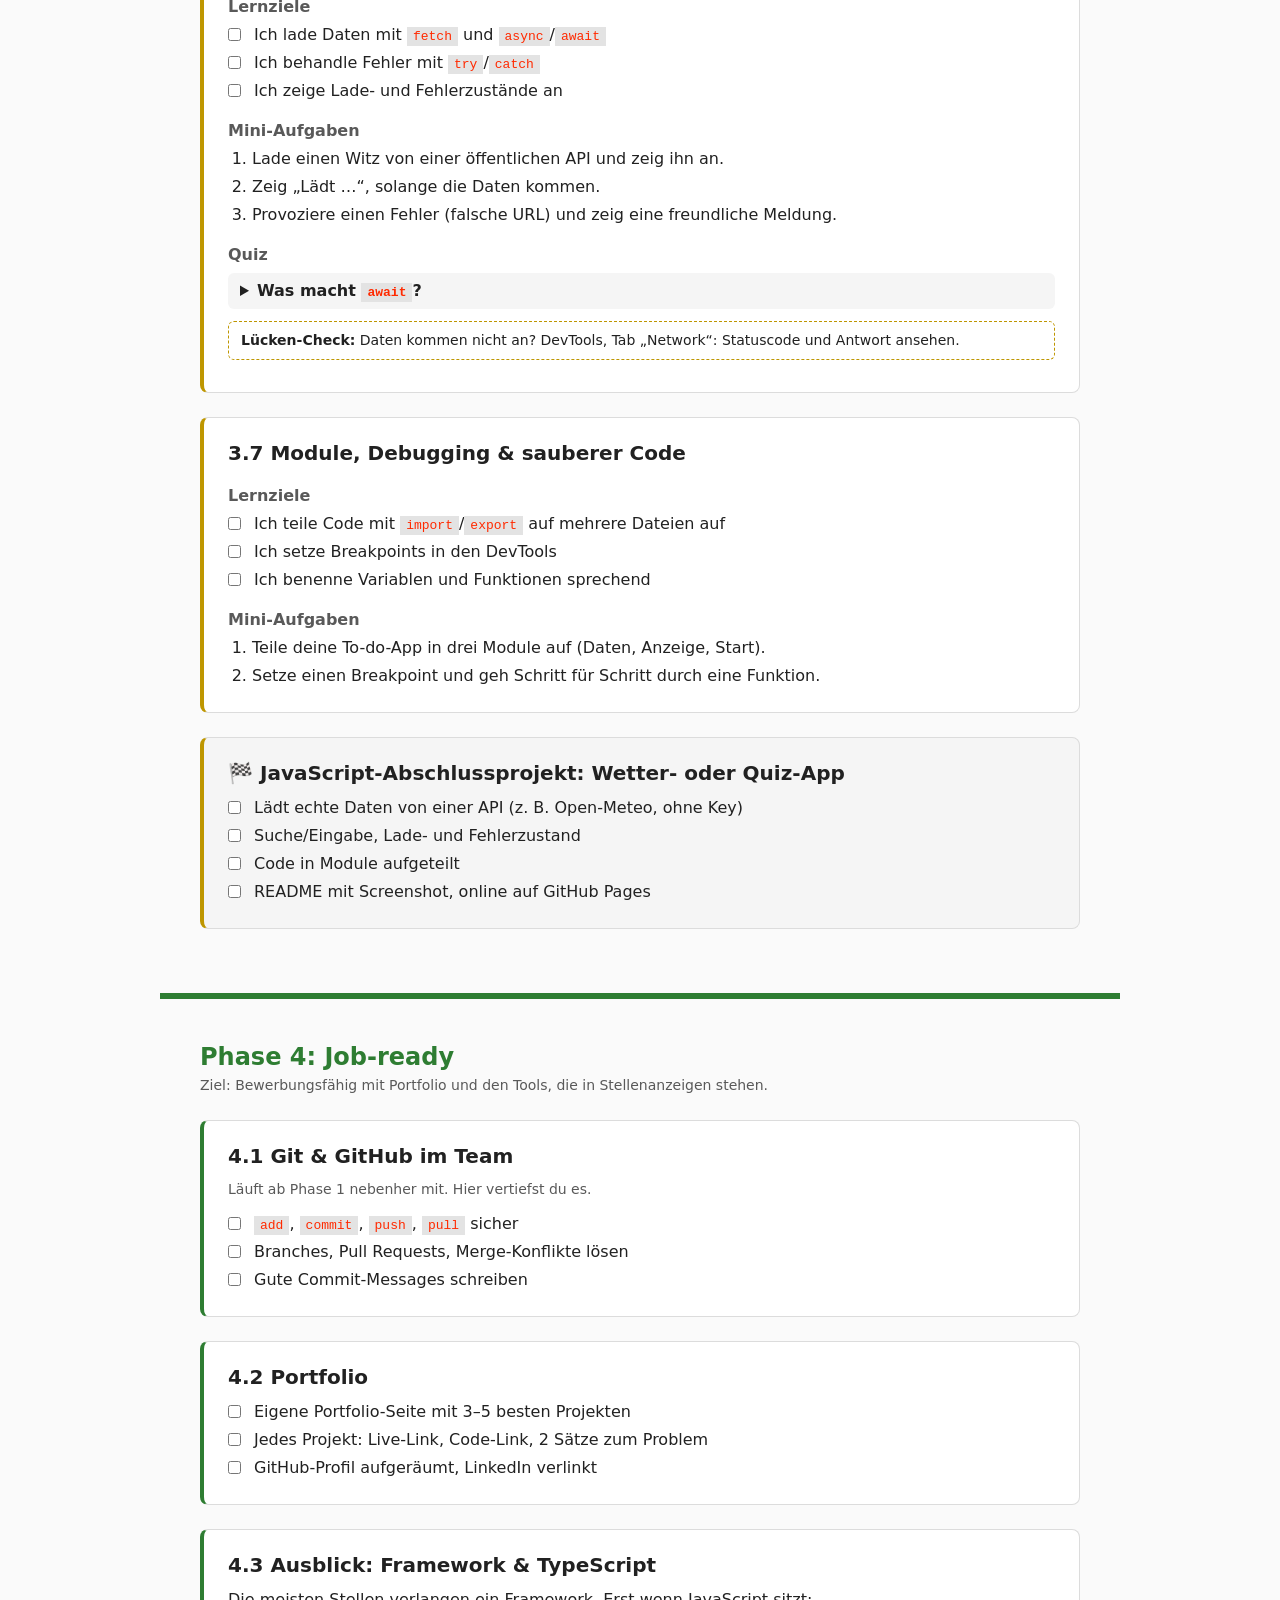
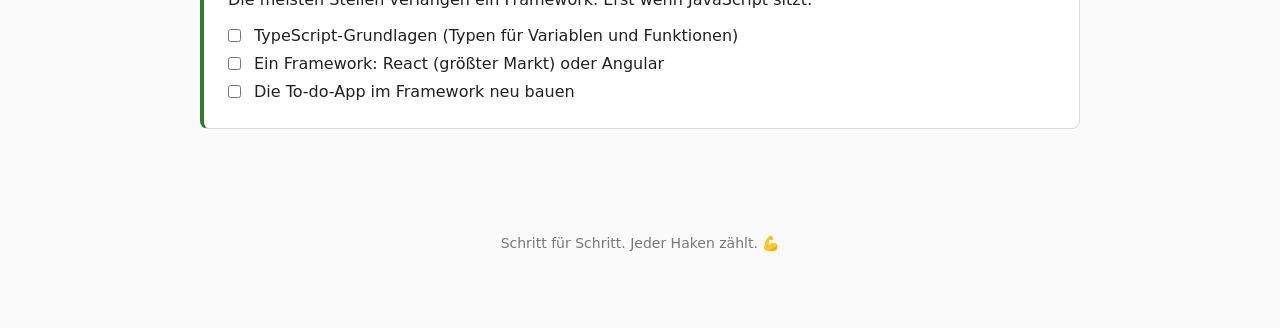
<file: Roadmap/roadmap.html>
<!DOCTYPE html>
<html lang="de">

<head>
    <meta charset="UTF-8">
    <meta name="viewport" content="width=device-width, initial-scale=1.0">
    <title>Lern-Roadmap</title>
    <link rel="stylesheet" href="roadmap.css">
</head>

<body>
    <header>
        <nav>
            <div class="logo">
                <a href="../index.html">
                    <img src="../img/da-logo.jpeg" alt="Developer Akademie Logo">
                </a>
            </div>
            <ul class="nav-links">
                <li><a href="../index.html">Start</a></li>
                <li><a href="#html">HTML</a></li>
                <li><a href="#css">CSS</a></li>
                <li><a href="#javascript">JavaScript</a></li>
                <li><a href="#job-ready">Job-ready</a></li>
            </ul>
        </nav>
    </header>

    <main>
        <section>
            <h1>Lern-Roadmap: Frontend-Entwickler werden</h1>
            <hr>
            <p>Von null zu job-ready: erst HTML, dann CSS, dann JavaScript. Jede Etappe baut auf der vorherigen auf.
                Wenig Theorie, viel Tippen.</p>

            <ul class="intro-rules">
                <li><strong>Selbst tippen.</strong> Kein Copy-Paste. Jede Aufgabe in einer eigenen Datei.</li>
                <li><strong>Hinweis vor Lösung.</strong> Erst 15 Minuten selbst probieren, dann den Hinweis
                    aufklappen.</li>
                <li><strong>Quiz ehrlich machen.</strong> Antwort erst denken, dann aufklappen.</li>
                <li><strong>Lücken-Check.</strong> Unsicher? Dann die Zusatzaufgabe machen, bevor es weitergeht.</li>
            </ul>

            <ul class="timeline">
                <li class="phase-html">1 · HTML · ca. 2–3 Wochen</li>
                <li class="phase-css">2 · CSS · ca. 5–6 Wochen</li>
                <li class="phase-js">3 · JavaScript · ca. 8–10 Wochen</li>
                <li class="phase-job">4 · Job-ready · ca. 4–6 Wochen</li>
            </ul>
            <p class="meta">Zeiten gelten für ca. 10–15 Stunden pro Woche. Dein Tempo zählt, nicht der Kalender.</p>
        </section>

        <!-- ================= PHASE 1: HTML ================= -->
        <section id="html" class="phase phase-html">
            <h2>Phase 1: HTML – die Struktur</h2>
            <p class="meta">Ziel: Du baust jede Seite mit sauberer, semantischer Struktur, ohne nachzuschauen.</p>

            <div class="stage">
                <h3>1.1 Grundgerüst &amp; Text</h3>
                <h4>Lernziele</h4>
                <ul class="checks">
                    <li><label><input type="checkbox"> Ich kann das HTML-Grundgerüst aus dem Kopf schreiben</label></li>
                    <li><label><input type="checkbox"> Ich nutze Überschriften <code>h1</code>–<code>h6</code> in
                            logischer Reihenfolge</label></li>
                    <li><label><input type="checkbox"> Ich kenne <code>p</code>, <code>strong</code>,
                            <code>em</code>, <code>br</code> und Kommentare</label></li>
                </ul>
                <h4>Mini-Aufgaben</h4>
                <ol>
                    <li>Schreib das Grundgerüst dreimal hintereinander aus dem Kopf (ohne Emmet <code>!</code>).</li>
                    <li>Baue einen Steckbrief über dich: Name als <code>h1</code>, drei Abschnitte mit
                        <code>h2</code>.</li>
                    <li>Markiere in einem Absatz ein Wort als wichtig und eins als betont.</li>
                </ol>
                <h4>Quiz</h4>
                <details>
                    <summary>Wofür steht <code>lang="de"</code> im <code>html</code>-Tag?</summary>
                    <p>Es sagt Browser, Screenreadern und Suchmaschinen, in welcher Sprache die Seite ist.</p>
                </details>
                <details>
                    <summary>Darf eine Seite mehrere <code>h1</code> haben? Was ist Best Practice?</summary>
                    <p>Technisch ja, Best Practice ist aber eine <code>h1</code> pro Seite als Hauptthema.</p>
                </details>
                <h4>Challenge</h4>
                <p>Baue die Seite „Mein Lieblingsrezept“ nur mit den Tags dieser Etappe.</p>
                <details>
                    <summary>Hinweis</summary>
                    <p>Überlege zuerst die Gliederung auf Papier: Titel, Zutaten, Zubereitung, Tipp.</p>
                </details>
                <p class="gap-check"><strong>Lücken-Check:</strong> Grundgerüst noch nicht aus dem Kopf? Schreib es
                    jeden Tag einmal, bis es sitzt.</p>
            </div>

            <div class="stage">
                <h3>1.2 Links, Bilder &amp; Listen</h3>
                <h4>Lernziele</h4>
                <ul class="checks">
                    <li><label><input type="checkbox"> Ich verlinke intern, extern und zu Ankern (<code>#id</code>)</label></li>
                    <li><label><input type="checkbox"> Ich verstehe relative und absolute Pfade</label></li>
                    <li><label><input type="checkbox"> Ich setze Bilder mit sinnvollem <code>alt</code>-Text ein</label></li>
                    <li><label><input type="checkbox"> Ich unterscheide <code>ul</code>, <code>ol</code> und
                            verschachtelte Listen</label></li>
                </ul>
                <h4>Mini-Aufgaben</h4>
                <ol>
                    <li>Baue ein Inhaltsverzeichnis, das per Anker zu drei Abschnitten springt.</li>
                    <li>Lege einen Ordner <code>img</code> an und binde ein Bild per relativem Pfad ein.</li>
                    <li>Öffne einen externen Link in einem neuen Tab.</li>
                </ol>
                <h4>Quiz</h4>
                <details>
                    <summary>Deine Datei liegt in <code>Modul 2/</code>, das Bild in <code>img/</code>. Wie lautet der
                        Pfad?</summary>
                    <p><code>../img/bild.jpg</code> – mit <code>../</code> gehst du einen Ordner nach oben.</p>
                </details>
                <details>
                    <summary>Wann ist <code>alt=""</code> (leer) richtig?</summary>
                    <p>Bei rein dekorativen Bildern, damit Screenreader sie überspringen.</p>
                </details>
                <h4>Challenge</h4>
                <p>Baue eine „Top 5 Filme“-Seite: nummerierte Liste, je ein Poster, je ein Link zur Filmseite.</p>
                <details>
                    <summary>Hinweis</summary>
                    <p>Ein <code>li</code> darf mehrere Elemente enthalten: Überschrift, Bild und Link.</p>
                </details>
                <p class="gap-check"><strong>Lücken-Check:</strong> Pfade verwirren dich? Baue drei Ordner-Ebenen und
                    verlinke jede Datei mit jeder.</p>
            </div>

            <div class="stage">
                <h3>1.3 Semantisches HTML</h3>
                <h4>Lernziele</h4>
                <ul class="checks">
                    <li><label><input type="checkbox"> Ich nutze <code>header</code>, <code>nav</code>,
                            <code>main</code>, <code>section</code>, <code>article</code>, <code>footer</code>
                            richtig</label></li>
                    <li><label><input type="checkbox"> Ich weiß, wann <code>div</code> und <code>span</code> okay
                            sind</label></li>
                    <li><label><input type="checkbox"> Ich kenne <code>details</code>/<code>summary</code> und
                            <code>figure</code>/<code>figcaption</code></label></li>
                </ul>
                <h4>Mini-Aufgaben</h4>
                <ol>
                    <li>Nimm deinen Steckbrief und ersetze alle <code>div</code>s durch semantische Tags.</li>
                    <li>Baue eine FAQ mit drei aufklappbaren Fragen.</li>
                    <li>Öffne eine bekannte Website, DevTools (F12), und finde ihre <code>nav</code> und ihr
                        <code>main</code>.</li>
                </ol>
                <h4>Quiz</h4>
                <details>
                    <summary><code>section</code> oder <code>article</code> für einen Blogpost?</summary>
                    <p><code>article</code>: Inhalt, der für sich allein stehen kann.</p>
                </details>
                <details>
                    <summary>Warum ist Semantik wichtig für den Job?</summary>
                    <p>Barrierefreiheit, SEO und lesbarer Code für dein Team. Wird im Code-Review geprüft.</p>
                </details>
                <h4>Challenge</h4>
                <p>Bau das Gerüst einer News-Startseite: Kopf mit Navigation, drei Artikel, Seitenleiste, Fußzeile.</p>
                <details>
                    <summary>Hinweis</summary>
                    <p>Eine Seitenleiste ist ein <code>aside</code>. Zeichne die Kästen zuerst auf Papier.</p>
                </details>
                <p class="gap-check"><strong>Lücken-Check:</strong> Unsicher, welcher Tag passt? Schreib zu jedem Tag
                    einen Satz „Ich nutze X, wenn …“.</p>
            </div>

            <div class="stage">
                <h3>1.4 Tabellen &amp; Formulare</h3>
                <h4>Lernziele</h4>
                <ul class="checks">
                    <li><label><input type="checkbox"> Ich baue Tabellen mit <code>thead</code>, <code>tbody</code>,
                            <code>th</code></label></li>
                    <li><label><input type="checkbox"> Ich baue Formulare mit <code>label</code>, <code>input</code>,
                            <code>select</code>, <code>textarea</code>, <code>button</code></label></li>
                    <li><label><input type="checkbox"> Ich nutze Input-Typen (<code>email</code>, <code>number</code>,
                            <code>date</code>) und <code>required</code></label></li>
                </ul>
                <h4>Mini-Aufgaben</h4>
                <ol>
                    <li>Baue deinen Wochen-Lernplan als Tabelle.</li>
                    <li>Baue ein Kontaktformular mit Name, E-Mail, Nachricht. Jedes Feld hat ein <code>label</code>.</li>
                    <li>Klick auf ein Label: Springt der Cursor ins Feld? Wenn nicht, finde den Fehler.</li>
                </ol>
                <h4>Quiz</h4>
                <details>
                    <summary>Wie verbindest du ein <code>label</code> mit einem <code>input</code>?</summary>
                    <p><code>for</code> am Label muss gleich der <code>id</code> am Input sein.</p>
                </details>
                <details>
                    <summary>Was passiert bei <code>required</code> und leerem Feld?</summary>
                    <p>Der Browser verhindert das Absenden und zeigt eine Meldung.</p>
                </details>
                <h4>Challenge</h4>
                <p>Baue ein Anmeldeformular für einen Coding-Workshop: Name, E-Mail, Level (Auswahl), Termin (Datum),
                    AGB-Checkbox.</p>
                <details>
                    <summary>Hinweis</summary>
                    <p>Gruppiere zusammengehörige Felder mit <code>fieldset</code> und <code>legend</code>.</p>
                </details>
                <p class="gap-check"><strong>Lücken-Check:</strong> Label-Verknüpfung klappt nicht? Baue fünf Felder nur
                    zum Üben von <code>for</code>/<code>id</code>.</p>
            </div>

            <div class="stage">
                <h3>1.5 Barrierefreiheit &amp; SEO-Basics</h3>
                <h4>Lernziele</h4>
                <ul class="checks">
                    <li><label><input type="checkbox"> Ich setze <code>title</code> und <code>meta description</code></label></li>
                    <li><label><input type="checkbox"> Ich prüfe eine Seite mit Lighthouse (DevTools)</label></li>
                    <li><label><input type="checkbox"> Ich kann eine Seite nur mit der Tastatur bedienen und Fehler
                            finden</label></li>
                </ul>
                <h4>Mini-Aufgaben</h4>
                <ol>
                    <li>Lass Lighthouse über eine deiner Seiten laufen und behebe zwei Hinweise.</li>
                    <li>Navigiere deine Formular-Seite nur mit <code>Tab</code> und <code>Enter</code>.</li>
                    <li>Prüfe dein HTML mit dem W3C-Validator (validator.w3.org).</li>
                </ol>
                <h4>Quiz</h4>
                <details>
                    <summary>Warum ist ein <code>button</code> besser als ein klickbares <code>div</code>?</summary>
                    <p>Er ist per Tastatur erreichbar und wird von Screenreadern als Button erkannt.</p>
                </details>
                <p class="gap-check"><strong>Lücken-Check:</strong> Lighthouse unter 90 bei Accessibility? Behebe jeden
                    Punkt, bis du drüber bist.</p>
            </div>

            <div class="stage project">
                <h3>🏁 HTML-Abschlussprojekt: Persönliche Profilseite</h3>
                <p>Nur HTML, kein CSS. Mehrere Seiten, die sich verlinken.</p>
                <ul class="checks">
                    <li><label><input type="checkbox"> Startseite, „Über mich“, „Projekte“, „Kontakt“ (mit
                            Formular)</label></li>
                    <li><label><input type="checkbox"> Durchgehend semantische Tags, keine Validator-Fehler</label></li>
                    <li><label><input type="checkbox"> Lighthouse Accessibility ≥ 90</label></li>
                    <li><label><input type="checkbox"> Im Git-Repo und per GitHub Pages online</label></li>
                </ul>
                <p class="meta">Dieses Projekt stylst du in Phase 2 weiter.</p>
            </div>
        </section>

        <!-- ================= PHASE 2: CSS ================= -->
        <section id="css" class="phase phase-css">
            <h2>Phase 2: CSS – das Aussehen</h2>
            <p class="meta">Ziel: Du setzt ein Design (z. B. aus Figma) pixelnah und responsiv um.</p>

            <div class="stage">
                <h3>2.1 Selektoren, Kaskade &amp; Spezifität</h3>
                <h4>Lernziele</h4>
                <ul class="checks">
                    <li><label><input type="checkbox"> Ich nutze Element-, Klassen-, ID-, Kombinations- und
                            Pseudo-Selektoren (<code>:hover</code>)</label></li>
                    <li><label><input type="checkbox"> Ich erkläre, warum eine Regel gewinnt (Spezifität,
                            Reihenfolge)</label></li>
                    <li><label><input type="checkbox"> Ich binde CSS als externe Datei ein</label></li>
                </ul>
                <h4>Mini-Aufgaben</h4>
                <ol>
                    <li>Färbe nur den ersten Absatz jeder <code>section</code> anders.</li>
                    <li>Gib allen Links einen Hover-Effekt.</li>
                    <li>Schreib zwei Regeln für dasselbe Element und sag vorher, welche gewinnt. Prüfe in den DevTools.</li>
                </ol>
                <h4>Quiz</h4>
                <details>
                    <summary>Was gewinnt: <code>.box p</code> oder <code>p</code>?</summary>
                    <p><code>.box p</code> – die Klasse macht ihn spezifischer.</p>
                </details>
                <details>
                    <summary>Warum sind Klassen im Job meist besser als IDs zum Stylen?</summary>
                    <p>Wiederverwendbar und niedrige Spezifität, also leichter zu überschreiben.</p>
                </details>
                <h4>Challenge</h4>
                <p>Style eine Navigation: aktiver Link hervorgehoben, Hover-Effekt, kein Unterstrich.</p>
                <details>
                    <summary>Hinweis</summary>
                    <p>Eine Klasse wie <code>.active</code> plus <code>text-decoration</code>.</p>
                </details>
                <p class="gap-check"><strong>Lücken-Check:</strong> Spezifität unklar? Spiele 10 Runden „Welche Regel
                    gewinnt?“ mit dir selbst in den DevTools.</p>
            </div>

            <div class="stage">
                <h3>2.2 Box-Modell, Einheiten, Farben &amp; Typografie</h3>
                <h4>Lernziele</h4>
                <ul class="checks">
                    <li><label><input type="checkbox"> Ich verstehe <code>margin</code>, <code>border</code>,
                            <code>padding</code>, <code>content</code> und <code>box-sizing</code></label></li>
                    <li><label><input type="checkbox"> Ich wähle passend zwischen <code>px</code>, <code>rem</code>,
                            <code>%</code>, <code>vw</code>/<code>vh</code></label></li>
                    <li><label><input type="checkbox"> Ich binde eine Google Font ein und setze Zeilenhöhe &amp;
                            Abstände</label></li>
                </ul>
                <h4>Mini-Aufgaben</h4>
                <ol>
                    <li>Baue eine Karte (Card) mit Rahmen, Innenabstand und abgerundeten Ecken.</li>
                    <li>Schau dir die Karte im DevTools-Box-Modell an und ändere die Werte live.</li>
                    <li>Stelle alle Schriftgrößen auf <code>rem</code> um.</li>
                </ol>
                <h4>Quiz</h4>
                <details>
                    <summary>Eine Box hat <code>width: 200px</code> und <code>padding: 20px</code>. Wie breit ist sie
                        ohne <code>box-sizing: border-box</code>?</summary>
                    <p>240px. Mit <code>border-box</code> bleibt sie 200px.</p>
                </details>
                <h4>Challenge</h4>
                <p>Style eine Preis-Karte mit Titel, Preis, Feature-Liste und Button.</p>
                <details>
                    <summary>Hinweis</summary>
                    <p>Erst Abstände (Box-Modell), dann Farben, dann Schrift. In dieser Reihenfolge.</p>
                </details>
                <p class="gap-check"><strong>Lücken-Check:</strong> Abstände wirken zufällig? Zeichne jedem Element
                    <code>outline: 1px solid red</code> und schau, wo der Platz herkommt.</p>
            </div>

            <div class="stage">
                <h3>2.3 Flexbox</h3>
                <h4>Lernziele</h4>
                <ul class="checks">
                    <li><label><input type="checkbox"> Ich richte Elemente mit <code>justify-content</code> und
                            <code>align-items</code> aus</label></li>
                    <li><label><input type="checkbox"> Ich nutze <code>gap</code>, <code>flex-wrap</code>,
                            <code>flex-direction</code>, <code>flex: 1</code></label></li>
                </ul>
                <h4>Mini-Aufgaben</h4>
                <ol>
                    <li>Zentriere eine Box horizontal und vertikal auf der Seite.</li>
                    <li>Baue eine Navigation: Logo links, Links rechts.</li>
                    <li>Spiele Flexbox Froggy (flexboxfroggy.com) komplett durch.</li>
                </ol>
                <h4>Quiz</h4>
                <details>
                    <summary>Was ändert sich, wenn du <code>flex-direction: column</code> setzt?</summary>
                    <p>Die Hauptachse dreht sich: <code>justify-content</code> wirkt jetzt vertikal.</p>
                </details>
                <h4>Challenge</h4>
                <p>Baue drei Preis-Karten nebeneinander, die auf kleinen Bildschirmen umbrechen.</p>
                <details>
                    <summary>Hinweis</summary>
                    <p><code>flex-wrap: wrap</code> und eine Mindestbreite an den Karten.</p>
                </details>
                <p class="gap-check"><strong>Lücken-Check:</strong> Haupt- und Querachse verwechselt? Zeichne beide
                    Pfeile auf einen Zettel neben den Bildschirm.</p>
            </div>

            <div class="stage">
                <h3>2.4 CSS Grid</h3>
                <h4>Lernziele</h4>
                <ul class="checks">
                    <li><label><input type="checkbox"> Ich baue Layouts mit <code>grid-template-columns</code> und
                            <code>fr</code></label></li>
                    <li><label><input type="checkbox"> Ich nutze <code>grid-template-areas</code> für
                            Seitenlayouts</label></li>
                    <li><label><input type="checkbox"> Ich weiß, wann Grid und wann Flexbox</label></li>
                </ul>
                <h4>Mini-Aufgaben</h4>
                <ol>
                    <li>Baue eine Bildergalerie mit 3 Spalten.</li>
                    <li>Mach sie mit <code>repeat(auto-fit, minmax(200px, 1fr))</code> automatisch responsiv.</li>
                    <li>Spiele Grid Garden (cssgridgarden.com) komplett durch.</li>
                </ol>
                <h4>Quiz</h4>
                <details>
                    <summary>Faustregel Grid vs. Flexbox?</summary>
                    <p>Grid für zweidimensionale Layouts (Zeilen und Spalten), Flexbox für eine Richtung.</p>
                </details>
                <h4>Challenge</h4>
                <p>Style deine News-Startseite aus 1.3 mit Grid: Header, Hauptbereich, Seitenleiste, Footer.</p>
                <details>
                    <summary>Hinweis</summary>
                    <p>Benenne die Bereiche mit <code>grid-area</code> und zeichne sie als Text in
                        <code>grid-template-areas</code>.</p>
                </details>
            </div>

            <div class="stage">
                <h3>2.5 Responsive Design</h3>
                <h4>Lernziele</h4>
                <ul class="checks">
                    <li><label><input type="checkbox"> Ich arbeite Mobile-First mit Media Queries</label></li>
                    <li><label><input type="checkbox"> Ich teste mit dem DevTools-Gerätemodus</label></li>
                    <li><label><input type="checkbox"> Ich mache Bilder responsiv (<code>max-width: 100%</code>)</label></li>
                </ul>
                <h4>Mini-Aufgaben</h4>
                <ol>
                    <li>Mach deine Navigation auf dem Handy untereinander, auf dem Desktop nebeneinander.</li>
                    <li>Teste deine Seite bei 375px, 768px und 1440px Breite.</li>
                    <li>Nutze <code>clamp()</code> für eine mitwachsende Überschrift.</li>
                </ol>
                <h4>Quiz</h4>
                <details>
                    <summary>Was bedeutet Mobile-First in CSS konkret?</summary>
                    <p>Basis-Styles fürs Handy, dann mit <code>min-width</code>-Media-Queries für größere Bildschirme
                        erweitern.</p>
                </details>
                <details>
                    <summary>Welches Meta-Tag brauchst du für responsive Seiten?</summary>
                    <p><code>&lt;meta name="viewport" content="width=device-width, initial-scale=1.0"&gt;</code></p>
                </details>
                <p class="gap-check"><strong>Lücken-Check:</strong> Horizontaler Scrollbalken auf dem Handy? Finde das
                    Element, das zu breit ist (DevTools, Element für Element).</p>
            </div>

            <div class="stage">
                <h3>2.6 Variablen, Animationen &amp; sauberes CSS</h3>
                <h4>Lernziele</h4>
                <ul class="checks">
                    <li><label><input type="checkbox"> Ich nutze Custom Properties (<code>--farbe</code>) für Farben
                            und Abstände</label></li>
                    <li><label><input type="checkbox"> Ich setze <code>transition</code> und einfache
                            <code>@keyframes</code> ein</label></li>
                    <li><label><input type="checkbox"> Ich benenne Klassen nach einem System (z. B. BEM)</label></li>
                </ul>
                <h4>Mini-Aufgaben</h4>
                <ol>
                    <li>Lege alle Farben deiner Seite als Variablen in <code>:root</code> an.</li>
                    <li>Gib Buttons eine sanfte Hover-Transition.</li>
                    <li>Benenne die Klassen deiner Preis-Karte nach BEM um (<code>.card__title</code>).</li>
                </ol>
                <h4>Quiz</h4>
                <details>
                    <summary>Warum Variablen statt fester Farbwerte?</summary>
                    <p>Eine Änderung an einer Stelle wirkt überall. Basis für Dark Mode und Design-Systeme.</p>
                </details>
            </div>

            <div class="stage project">
                <h3>🏁 CSS-Abschlussprojekt: Responsive Landingpage</h3>
                <p>Setze eine Landingpage nach einer Figma-Vorlage um (z. B. Frontend Mentor, kostenlose Challenges).</p>
                <ul class="checks">
                    <li><label><input type="checkbox"> Mobile, Tablet und Desktop sehen sauber aus</label></li>
                    <li><label><input type="checkbox"> Flexbox und Grid sinnvoll eingesetzt</label></li>
                    <li><label><input type="checkbox"> Farben und Abstände über Variablen</label></li>
                    <li><label><input type="checkbox"> Profilseite aus Phase 1 ist fertig gestylt</label></li>
                    <li><label><input type="checkbox"> Beides online auf GitHub Pages</label></li>
                </ul>
            </div>
        </section>

        <!-- ================= PHASE 3: JAVASCRIPT ================= -->
        <section id="javascript" class="phase phase-js">
            <h2>Phase 3: JavaScript – das Verhalten</h2>
            <p class="meta">Ziel: Du baust interaktive Web-Apps, die auf Nutzer reagieren und Daten laden.</p>

            <div class="stage">
                <h3>3.1 Variablen, Datentypen &amp; Operatoren</h3>
                <h4>Lernziele</h4>
                <ul class="checks">
                    <li><label><input type="checkbox"> Ich nutze <code>let</code> und <code>const</code> (und weiß,
                            warum nicht <code>var</code>)</label></li>
                    <li><label><input type="checkbox"> Ich kenne String, Number, Boolean, <code>null</code>,
                            <code>undefined</code></label></li>
                    <li><label><input type="checkbox"> Ich nutze Template-Strings und <code>console.log</code></label></li>
                </ul>
                <h4>Mini-Aufgaben</h4>
                <ol>
                    <li>Speichere Name und Alter in Variablen und gib einen Satz per Template-String aus.</li>
                    <li>Rechne eine Temperatur von Celsius in Fahrenheit um.</li>
                    <li>Prüfe mit <code>typeof</code> fünf verschiedene Werte.</li>
                </ol>
                <h4>Quiz</h4>
                <details>
                    <summary>Was ergibt <code>"5" + 3</code> und was <code>"5" - 3</code>?</summary>
                    <p><code>"53"</code> und <code>2</code>. Das <code>+</code> verbindet Strings, das <code>-</code>
                        rechnet.</p>
                </details>
                <details>
                    <summary>Unterschied <code>==</code> und <code>===</code>?</summary>
                    <p><code>===</code> prüft auch den Typ. Im Job nutzt du fast immer <code>===</code>.</p>
                </details>
                <p class="gap-check"><strong>Lücken-Check:</strong> Typen verwirren dich? Rate bei 10 Ausdrücken das
                    Ergebnis, dann prüfe in der Konsole.</p>
            </div>

            <div class="stage">
                <h3>3.2 Bedingungen, Schleifen &amp; Funktionen</h3>
                <h4>Lernziele</h4>
                <ul class="checks">
                    <li><label><input type="checkbox"> Ich nutze <code>if/else</code> und den
                            Ternary-Operator</label></li>
                    <li><label><input type="checkbox"> Ich nutze <code>for</code>- und
                            <code>while</code>-Schleifen</label></li>
                    <li><label><input type="checkbox"> Ich schreibe Funktionen mit Parametern und
                            <code>return</code>, auch als Arrow Function</label></li>
                </ul>
                <h4>Mini-Aufgaben</h4>
                <ol>
                    <li>Schreib eine Funktion <code>isEven(zahl)</code>, die <code>true</code> oder
                        <code>false</code> zurückgibt.</li>
                    <li>Gib alle Zahlen von 1 bis 100 aus (FizzBuzz: durch 3 „Fizz“, durch 5 „Buzz“).</li>
                    <li>Schreib eine Funktion, die eine Note (1–6) in Text umwandelt.</li>
                </ol>
                <h4>Quiz</h4>
                <details>
                    <summary>Was gibt eine Funktion ohne <code>return</code> zurück?</summary>
                    <p><code>undefined</code>.</p>
                </details>
                <h4>Challenge</h4>
                <p>Zahlen-Ratespiel in der Konsole: Computer denkt sich 1–100 aus, du rätst, er sagt „höher“ oder
                    „tiefer“.</p>
                <details>
                    <summary>Hinweis</summary>
                    <p><code>Math.random()</code>, <code>Math.floor()</code> und <code>prompt()</code> in einer
                        Schleife.</p>
                </details>
                <p class="gap-check"><strong>Lücken-Check:</strong> Schleifen hakeln? Löse 5 kleine Aufgaben auf
                    codewars.com (8 kyu).</p>
            </div>

            <div class="stage">
                <h3>3.3 Arrays &amp; Objekte</h3>
                <h4>Lernziele</h4>
                <ul class="checks">
                    <li><label><input type="checkbox"> Ich arbeite mit Arrays (<code>push</code>,
                            <code>length</code>, Index)</label></li>
                    <li><label><input type="checkbox"> Ich nutze <code>map</code>, <code>filter</code>,
                            <code>find</code>, <code>forEach</code></label></li>
                    <li><label><input type="checkbox"> Ich baue Objekte und Arrays von Objekten</label></li>
                    <li><label><input type="checkbox"> Ich kenne Destructuring und Spread (<code>...</code>)</label></li>
                </ul>
                <h4>Mini-Aufgaben</h4>
                <ol>
                    <li>Lege ein Array mit 5 Produkten (Name, Preis) an.</li>
                    <li>Filtere alle Produkte unter 20 €.</li>
                    <li>Erzeuge mit <code>map</code> ein Array nur mit den Namen.</li>
                </ol>
                <h4>Quiz</h4>
                <details>
                    <summary>Unterschied <code>map</code> und <code>forEach</code>?</summary>
                    <p><code>map</code> gibt ein neues Array zurück, <code>forEach</code> nicht.</p>
                </details>
                <h4>Challenge</h4>
                <p>Berechne aus einem Warenkorb-Array (Name, Preis, Menge) die Gesamtsumme.</p>
                <details>
                    <summary>Hinweis</summary>
                    <p>Schau dir <code>reduce</code> an. Oder erst mit einer <code>for</code>-Schleife, dann
                        umbauen.</p>
                </details>
            </div>

            <div class="stage">
                <h3>3.4 DOM &amp; Events</h3>
                <h4>Lernziele</h4>
                <ul class="checks">
                    <li><label><input type="checkbox"> Ich wähle Elemente mit <code>querySelector</code></label></li>
                    <li><label><input type="checkbox"> Ich ändere Text, Klassen und Styles per JS</label></li>
                    <li><label><input type="checkbox"> Ich reagiere mit <code>addEventListener</code> auf Klicks und
                            Eingaben</label></li>
                    <li><label><input type="checkbox"> Ich erzeuge Elemente dynamisch aus einem Array</label></li>
                </ul>
                <h4>Mini-Aufgaben</h4>
                <ol>
                    <li>Ein Button zählt bei jedem Klick eine Zahl hoch.</li>
                    <li>Ein Button schaltet Dark Mode an und aus (<code>classList.toggle</code>).</li>
                    <li>Render dein Produkt-Array aus 3.3 als Liste auf der Seite.</li>
                </ol>
                <h4>Quiz</h4>
                <details>
                    <summary>Warum ist <code>innerHTML</code> mit Nutzereingaben gefährlich?</summary>
                    <p>Eingeschleuster Code kann ausgeführt werden (XSS). Für reinen Text nutzt du
                        <code>textContent</code>.</p>
                </details>
                <h4>Challenge</h4>
                <p>Mach die Häkchen auf dieser Roadmap-Seite speicherbar, damit sie nach dem Neuladen bleiben.</p>
                <details>
                    <summary>Hinweis</summary>
                    <p>Alle Checkboxen per <code>querySelectorAll</code>, Event <code>change</code>, und schau dir
                        Etappe 3.5 an.</p>
                </details>
                <p class="gap-check"><strong>Lücken-Check:</strong> Nichts passiert beim Klick? Konsole öffnen. Erst
                    prüfen, ob dein Element überhaupt gefunden wird (<code>console.log</code>).</p>
            </div>

            <div class="stage">
                <h3>3.5 Formulare &amp; localStorage</h3>
                <h4>Lernziele</h4>
                <ul class="checks">
                    <li><label><input type="checkbox"> Ich lese Formularwerte aus und verhindere das Neuladen
                            (<code>preventDefault</code>)</label></li>
                    <li><label><input type="checkbox"> Ich speichere Daten mit <code>localStorage</code> und
                            <code>JSON.stringify</code>/<code>parse</code></label></li>
                </ul>
                <h4>Mini-Aufgaben</h4>
                <ol>
                    <li>Formular mit Namen: Nach Absenden steht „Hallo, Name!“ auf der Seite.</li>
                    <li>Speichere den Namen, sodass er nach Neuladen noch da ist.</li>
                </ol>
                <h4>Quiz</h4>
                <details>
                    <summary>Warum brauchst du <code>JSON.stringify</code> für Arrays im localStorage?</summary>
                    <p>localStorage speichert nur Strings.</p>
                </details>
            </div>

            <div class="stage project">
                <h3>🏁 Zwischenprojekt: To-do-App</h3>
                <ul class="checks">
                    <li><label><input type="checkbox"> Aufgaben hinzufügen, abhaken, löschen</label></li>
                    <li><label><input type="checkbox"> Filter: alle, offen, erledigt</label></li>
                    <li><label><input type="checkbox"> Bleibt nach Neuladen gespeichert</label></li>
                    <li><label><input type="checkbox"> Responsiv gestylt, online auf GitHub Pages</label></li>
                </ul>
            </div>

            <div class="stage">
                <h3>3.6 Asynchrones JavaScript &amp; APIs</h3>
                <h4>Lernziele</h4>
                <ul class="checks">
                    <li><label><input type="checkbox"> Ich lade Daten mit <code>fetch</code> und
                            <code>async</code>/<code>await</code></label></li>
                    <li><label><input type="checkbox"> Ich behandle Fehler mit <code>try</code>/<code>catch</code></label></li>
                    <li><label><input type="checkbox"> Ich zeige Lade- und Fehlerzustände an</label></li>
                </ul>
                <h4>Mini-Aufgaben</h4>
                <ol>
                    <li>Lade einen Witz von einer öffentlichen API und zeig ihn an.</li>
                    <li>Zeig „Lädt …“, solange die Daten kommen.</li>
                    <li>Provoziere einen Fehler (falsche URL) und zeig eine freundliche Meldung.</li>
                </ol>
                <h4>Quiz</h4>
                <details>
                    <summary>Was macht <code>await</code>?</summary>
                    <p>Es wartet, bis ein Promise fertig ist, ohne die Seite zu blockieren.</p>
                </details>
                <p class="gap-check"><strong>Lücken-Check:</strong> Daten kommen nicht an? DevTools, Tab „Network“:
                    Statuscode und Antwort ansehen.</p>
            </div>

            <div class="stage">
                <h3>3.7 Module, Debugging &amp; sauberer Code</h3>
                <h4>Lernziele</h4>
                <ul class="checks">
                    <li><label><input type="checkbox"> Ich teile Code mit <code>import</code>/<code>export</code> auf
                            mehrere Dateien auf</label></li>
                    <li><label><input type="checkbox"> Ich setze Breakpoints in den DevTools</label></li>
                    <li><label><input type="checkbox"> Ich benenne Variablen und Funktionen sprechend</label></li>
                </ul>
                <h4>Mini-Aufgaben</h4>
                <ol>
                    <li>Teile deine To-do-App in drei Module auf (Daten, Anzeige, Start).</li>
                    <li>Setze einen Breakpoint und geh Schritt für Schritt durch eine Funktion.</li>
                </ol>
            </div>

            <div class="stage project">
                <h3>🏁 JavaScript-Abschlussprojekt: Wetter- oder Quiz-App</h3>
                <ul class="checks">
                    <li><label><input type="checkbox"> Lädt echte Daten von einer API (z. B. Open-Meteo, ohne
                            Key)</label></li>
                    <li><label><input type="checkbox"> Suche/Eingabe, Lade- und Fehlerzustand</label></li>
                    <li><label><input type="checkbox"> Code in Module aufgeteilt</label></li>
                    <li><label><input type="checkbox"> README mit Screenshot, online auf GitHub Pages</label></li>
                </ul>
            </div>
        </section>

        <!-- ================= PHASE 4: JOB-READY ================= -->
        <section id="job-ready" class="phase phase-job">
            <h2>Phase 4: Job-ready</h2>
            <p class="meta">Ziel: Bewerbungsfähig mit Portfolio und den Tools, die in Stellenanzeigen stehen.</p>

            <div class="stage">
                <h3>4.1 Git &amp; GitHub im Team</h3>
                <p class="meta">Läuft ab Phase 1 nebenher mit. Hier vertiefst du es.</p>
                <ul class="checks">
                    <li><label><input type="checkbox"> <code>add</code>, <code>commit</code>, <code>push</code>,
                            <code>pull</code> sicher</label></li>
                    <li><label><input type="checkbox"> Branches, Pull Requests, Merge-Konflikte lösen</label></li>
                    <li><label><input type="checkbox"> Gute Commit-Messages schreiben</label></li>
                </ul>
            </div>

            <div class="stage">
                <h3>4.2 Portfolio</h3>
                <ul class="checks">
                    <li><label><input type="checkbox"> Eigene Portfolio-Seite mit 3–5 besten Projekten</label></li>
                    <li><label><input type="checkbox"> Jedes Projekt: Live-Link, Code-Link, 2 Sätze zum
                            Problem</label></li>
                    <li><label><input type="checkbox"> GitHub-Profil aufgeräumt, LinkedIn verlinkt</label></li>
                </ul>
            </div>

            <div class="stage">
                <h3>4.3 Ausblick: Framework &amp; TypeScript</h3>
                <p>Die meisten Stellen verlangen ein Framework. Erst wenn JavaScript sitzt:</p>
                <ul class="checks">
                    <li><label><input type="checkbox"> TypeScript-Grundlagen (Typen für Variablen und
                            Funktionen)</label></li>
                    <li><label><input type="checkbox"> Ein Framework: React (größter Markt) oder Angular</label></li>
                    <li><label><input type="checkbox"> Die To-do-App im Framework neu bauen</label></li>
                </ul>
            </div>
        </section>
    </main>

    <footer>
        <p>Schritt für Schritt. Jeder Haken zählt. 💪</p>
    </footer>
</body>

</html>
</file>
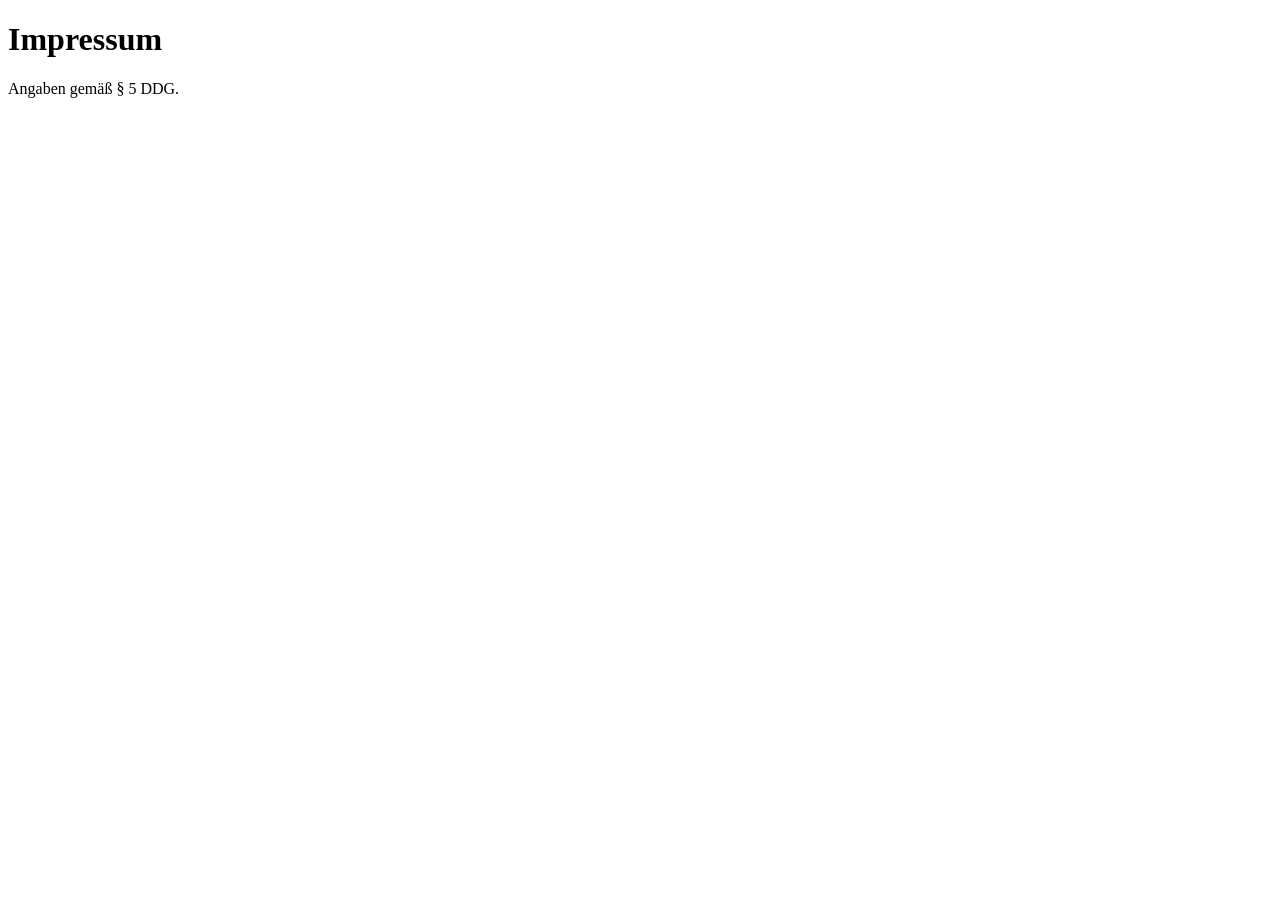
<file: uebungen/html/04-links/impressum.html>
<!DOCTYPE html>
<html lang="de">
<head>
    <meta charset="UTF-8">
    <meta name="viewport" content="width=device-width, initial-scale=1.0">
    <title>Impressum</title>
</head>
<body>
    <h1>Impressum</h1>
    <p>Angaben gemäß § 5 DDG.</p>
    <!-- Link zurück zur Startseite hierher -->
</body>
</html>
</file>
<file: styles.css>
* {
    padding: 0;
    margin: 0;
    scroll-behavior: smooth;
    box-sizing: border-box;
}

header {
    height: 80px;
    display: flex;
    padding: 0 40px;
    background: rgb(53, 53, 53);
    color: white;
    box-shadow: 0px 2px 4px 0px rgba(0, 0, 0, 0.5)
}

nav {
    display: flex;
    flex: 1;
    justify-content: space-between;
    align-items: center;
}

.logo img {
    height: 40px;
    width: 40px;
}

ul {
    display: flex;
    gap: 8px;
}

li {
    list-style: none;
}

a {
    color: white;
}

/*=== MAIN ===*/
section {
    padding: 40px 40px;
}

h1 {
    font-size: 32px;
}

h2 {
    font-size: 24px;
}

h3 {
    font-size: 20px;
    margin: 0 0 8px;
}

hr {
    margin: 4px 0 20px;
}

code {
    font-size: 13px;
    padding: 4px 8px;
    color: rgb(255, 42, 0);
    background: rgb(227, 227, 227);
}
.module-list {
    flex-direction: column;
    gap: 8px;
}

.module-list a {
    color: rgb(51, 51, 119);
}
</file>
<file: Modul 2/module-2.css>
* {
    padding: 0;
    margin: 0;
    scroll-behavior: smooth;
    box-sizing: border-box;
}

/*=== HEADER ====*/

header {
    height: 80px;
    display: flex;
    padding: 0 40px;
    background: rgb(53, 53, 53);
    color: white;
    box-shadow: 0px 2px 4px 0px rgba(0, 0, 0, 0.5)
}

nav {
    display: flex;
    flex: 1;
    justify-content: space-between;
    align-items: center;
}

.logo img {
    height: 40px;
    width: 40px;
}

.nav-links {
    display: flex;
    gap: 8px;
    padding: 8px 0 16px 24px;
}

.nav-links li {
    list-style: none;
}

.list {
    display: flex;
    flex-direction: column;
    gap: 8px;
    padding: 8px 0 32px 24px;
}

a {
    color: white;
}

/*=== MAIN ===*/
section {
    padding: 40px 40px;
}

.lecture {
    padding: 0 0 32px;
}

h1 {
    font-size: 32px;
}

h2 {
    font-size: 24px;
}

h3 {
    font-size: 20px;
    margin: 0 0 8px;
}

h4 {
    font-size: 18py;
    color: rgb(89, 89, 89);
}

hr {
    margin: 4px 0 20px;
}

.no_dots li {
    list-style: none;
}

.checkbox {
    display: flex;
    align-items: start;
    gap: 8px;
}

.checkbox input {
    margin-left: -16px;
}

code {
    font-size: 13px;
    padding: 4px 8px;
    color: rgb(255, 42, 0);
    background: rgb(227, 227, 227);
}
</file>
<file: modul-03/module-3.css>
* {
    padding: 0;
    margin: 0;
    scroll-behavior: smooth;
    box-sizing: border-box;
}

/*=== HEADER ====*/

header {
    height: 80px;
    display: flex;
    padding: 0 40px;
    background: rgb(53, 53, 53);
    color: white;
    box-shadow: 0px 2px 4px 0px rgba(0, 0, 0, 0.5)
}

nav {
    display: flex;
    flex: 1;
    justify-content: space-between;
    align-items: center;
}

.logo img {
    height: 40px;
    width: 40px;
}

.nav-links {
    display: flex;
    gap: 8px;
    padding: 8px 0 16px 24px;
}

.nav-links li {
    list-style: none;
}

.list {
    display: flex;
    flex-direction: column;
    gap: 8px;
    padding: 8px 0 32px 24px;
}

a {
    color: rgb(51, 51, 119);
}

/*=== MAIN ===*/
section {
    padding: 40px 40px;
}

.lecture {
    padding: 0 0 32px;
}

h1 {
    font-size: 32px;
}

h2 {
    font-size: 24px;
}

h3 {
    font-size: 20px;
    margin: 0 0 8px;
}

h4 {
    font-size: 18py;
    color: rgb(89, 89, 89);
}

hr {
    margin: 4px 0 20px;
}

.no_dots li {
    list-style: none;
}

.checkbox {
    display: flex;
    align-items: start;
    gap: 8px;
}

.checkbox input {
    margin-left: -16px;
}

code {
    font-size: 13px;
    padding: 4px 8px;
    color: rgb(255, 42, 0);
    background: rgb(227, 227, 227);
}
</file>
<file: Roadmap/roadmap.css>
* {
    padding: 0;
    margin: 0;
    scroll-behavior: smooth;
    box-sizing: border-box;
}

body {
    font-family: system-ui, -apple-system, "Segoe UI", Roboto, sans-serif;
    line-height: 1.5;
    color: rgb(33, 33, 33);
    background: rgb(250, 250, 250);
}

/*=== HEADER ====*/

header {
    height: 80px;
    display: flex;
    padding: 0 40px;
    background: rgb(53, 53, 53);
    color: white;
    box-shadow: 0px 2px 4px 0px rgba(0, 0, 0, 0.5);
}

nav {
    display: flex;
    flex: 1;
    justify-content: space-between;
    align-items: center;
}

.logo img {
    height: 40px;
    width: 40px;
}

.nav-links {
    display: flex;
    flex-wrap: wrap;
    gap: 16px;
}

.nav-links li {
    list-style: none;
}

.nav-links a {
    color: white;
}

/*=== MAIN ===*/

main {
    max-width: 960px;
    margin: 0 auto;
}

section {
    padding: 40px;
}

h1 {
    font-size: 32px;
}

h2 {
    font-size: 24px;
}

h3 {
    font-size: 20px;
    margin: 0 0 8px;
}

h4 {
    font-size: 16px;
    margin: 16px 0 4px;
    color: rgb(89, 89, 89);
}

hr {
    margin: 4px 0 20px;
}

p {
    margin: 0 0 12px;
}

a {
    color: rgb(51, 51, 119);
}

ul,
ol {
    padding-left: 24px;
}

li {
    margin: 4px 0;
}

code {
    font-size: 13px;
    padding: 2px 6px;
    color: rgb(255, 42, 0);
    background: rgb(227, 227, 227);
    overflow-wrap: anywhere;
}

/*=== ROADMAP ===*/

.intro-rules {
    display: grid;
    grid-template-columns: repeat(auto-fit, minmax(200px, 1fr));
    gap: 12px;
    margin: 16px 0;
    padding: 0;
}

.intro-rules li {
    list-style: none;
    padding: 12px 16px;
    background: white;
    border: 1px solid rgb(220, 220, 220);
    border-radius: 8px;
}

.timeline {
    display: flex;
    flex-wrap: wrap;
    gap: 8px;
    padding: 0;
    margin: 16px 0;
}

.timeline li {
    list-style: none;
    padding: 6px 12px;
    border-radius: 999px;
    color: white;
    font-size: 14px;
}

.phase-html {
    --accent: rgb(227, 79, 38);
}

.phase-css {
    --accent: rgb(21, 114, 182);
}

.phase-js {
    --accent: rgb(190, 150, 0);
}

.phase-job {
    --accent: rgb(46, 125, 50);
}

.timeline li.phase-html,
.timeline li.phase-css,
.timeline li.phase-js,
.timeline li.phase-job {
    background: var(--accent);
}

.phase {
    border-top: 6px solid var(--accent);
}

.phase>h2 {
    color: var(--accent);
}

.meta {
    color: rgb(89, 89, 89);
    font-size: 14px;
}

.stage {
    margin: 24px 0;
    padding: 20px 24px;
    background: white;
    border: 1px solid rgb(220, 220, 220);
    border-left: 4px solid var(--accent);
    border-radius: 8px;
}

.project {
    background: rgb(245, 245, 245);
}

.checks {
    padding-left: 0;
}

.checks li {
    list-style: none;
}

.checks label {
    display: block;
    position: relative;
    padding-left: 26px;
    cursor: pointer;
}

.checks input {
    position: absolute;
    left: 0;
    top: 5px;
}

details {
    margin: 6px 0;
    padding: 6px 12px;
    background: rgb(245, 245, 245);
    border-radius: 6px;
}

summary {
    cursor: pointer;
    font-weight: 600;
}

details p,
details ul {
    margin-top: 8px;
}

.gap-check {
    margin-top: 12px;
    padding: 8px 12px;
    border: 1px dashed var(--accent);
    border-radius: 6px;
    font-size: 14px;
}

footer {
    padding: 40px;
    text-align: center;
    color: rgb(120, 120, 120);
    font-size: 14px;
}

@media (max-width: 600px) {
    header {
        height: auto;
        padding: 16px;
    }

    section {
        padding: 24px 16px;
    }

    .stage {
        padding: 16px;
    }
}
</file>
